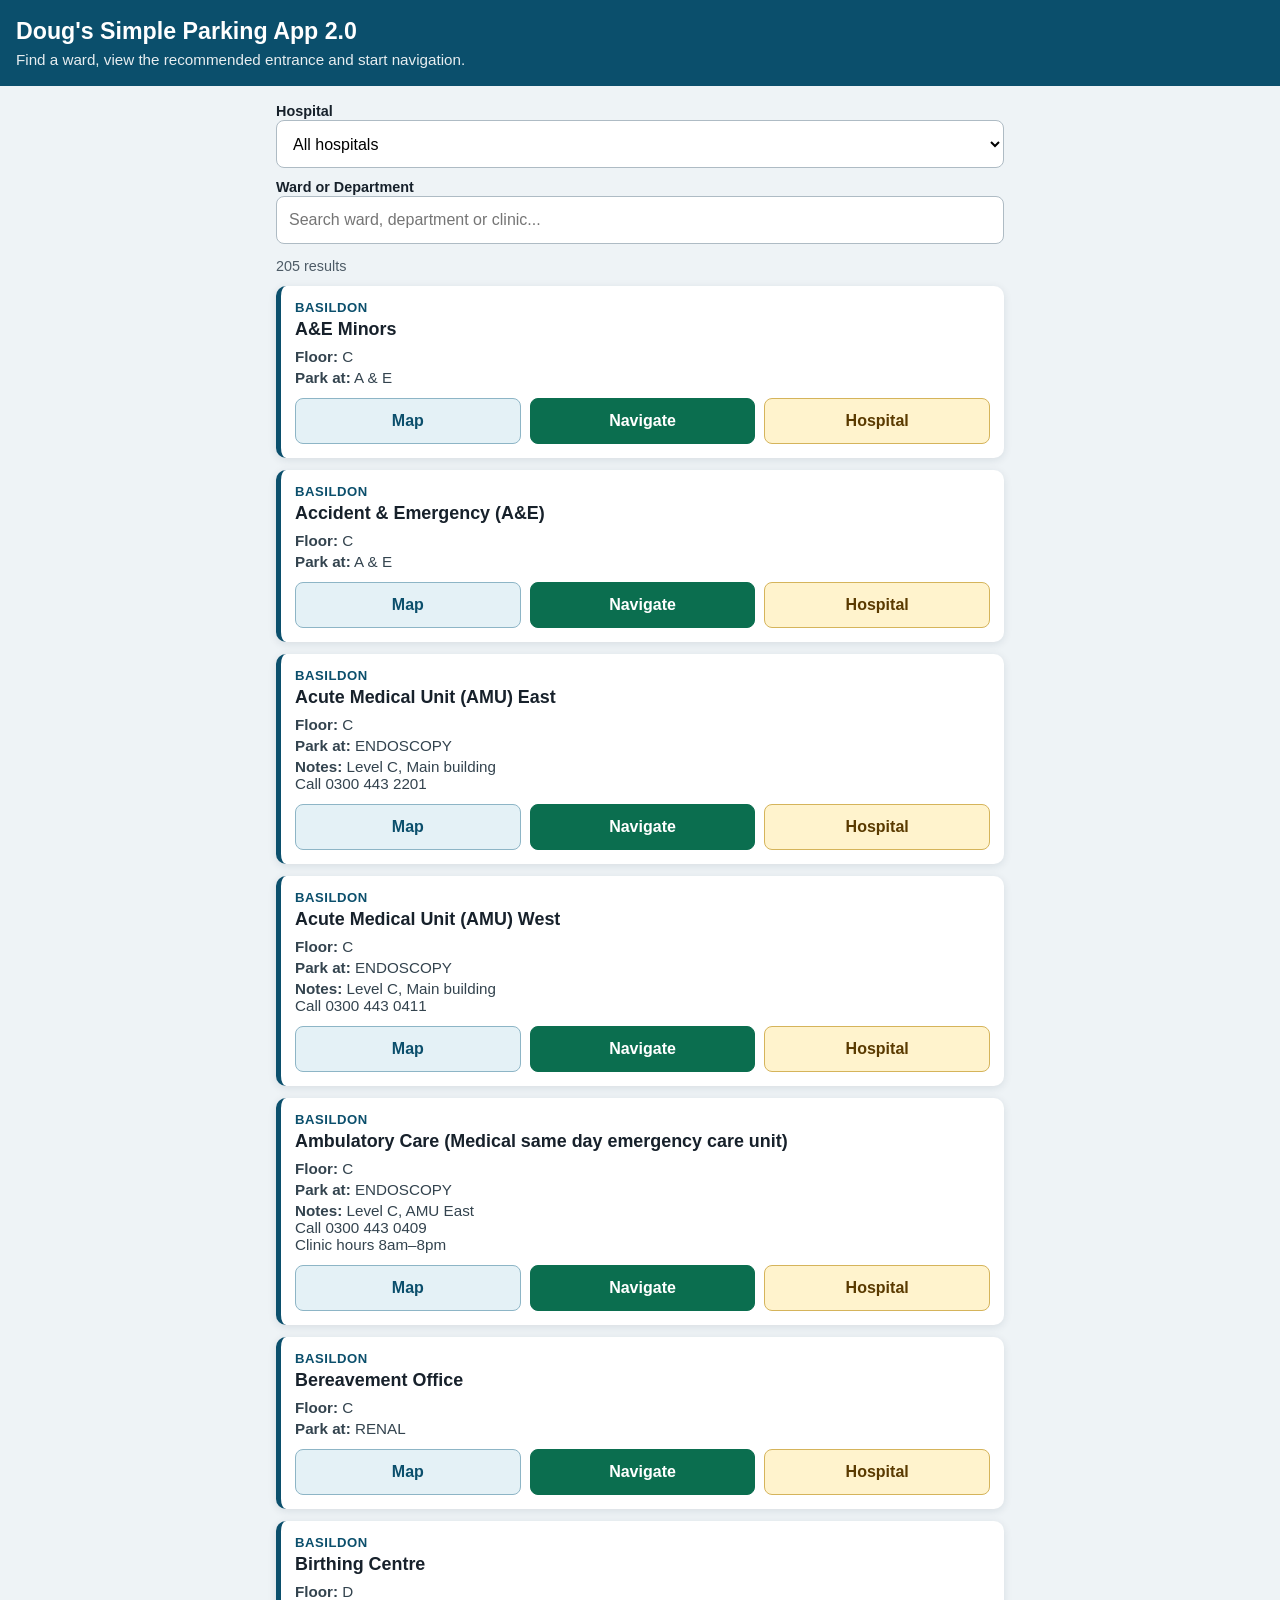
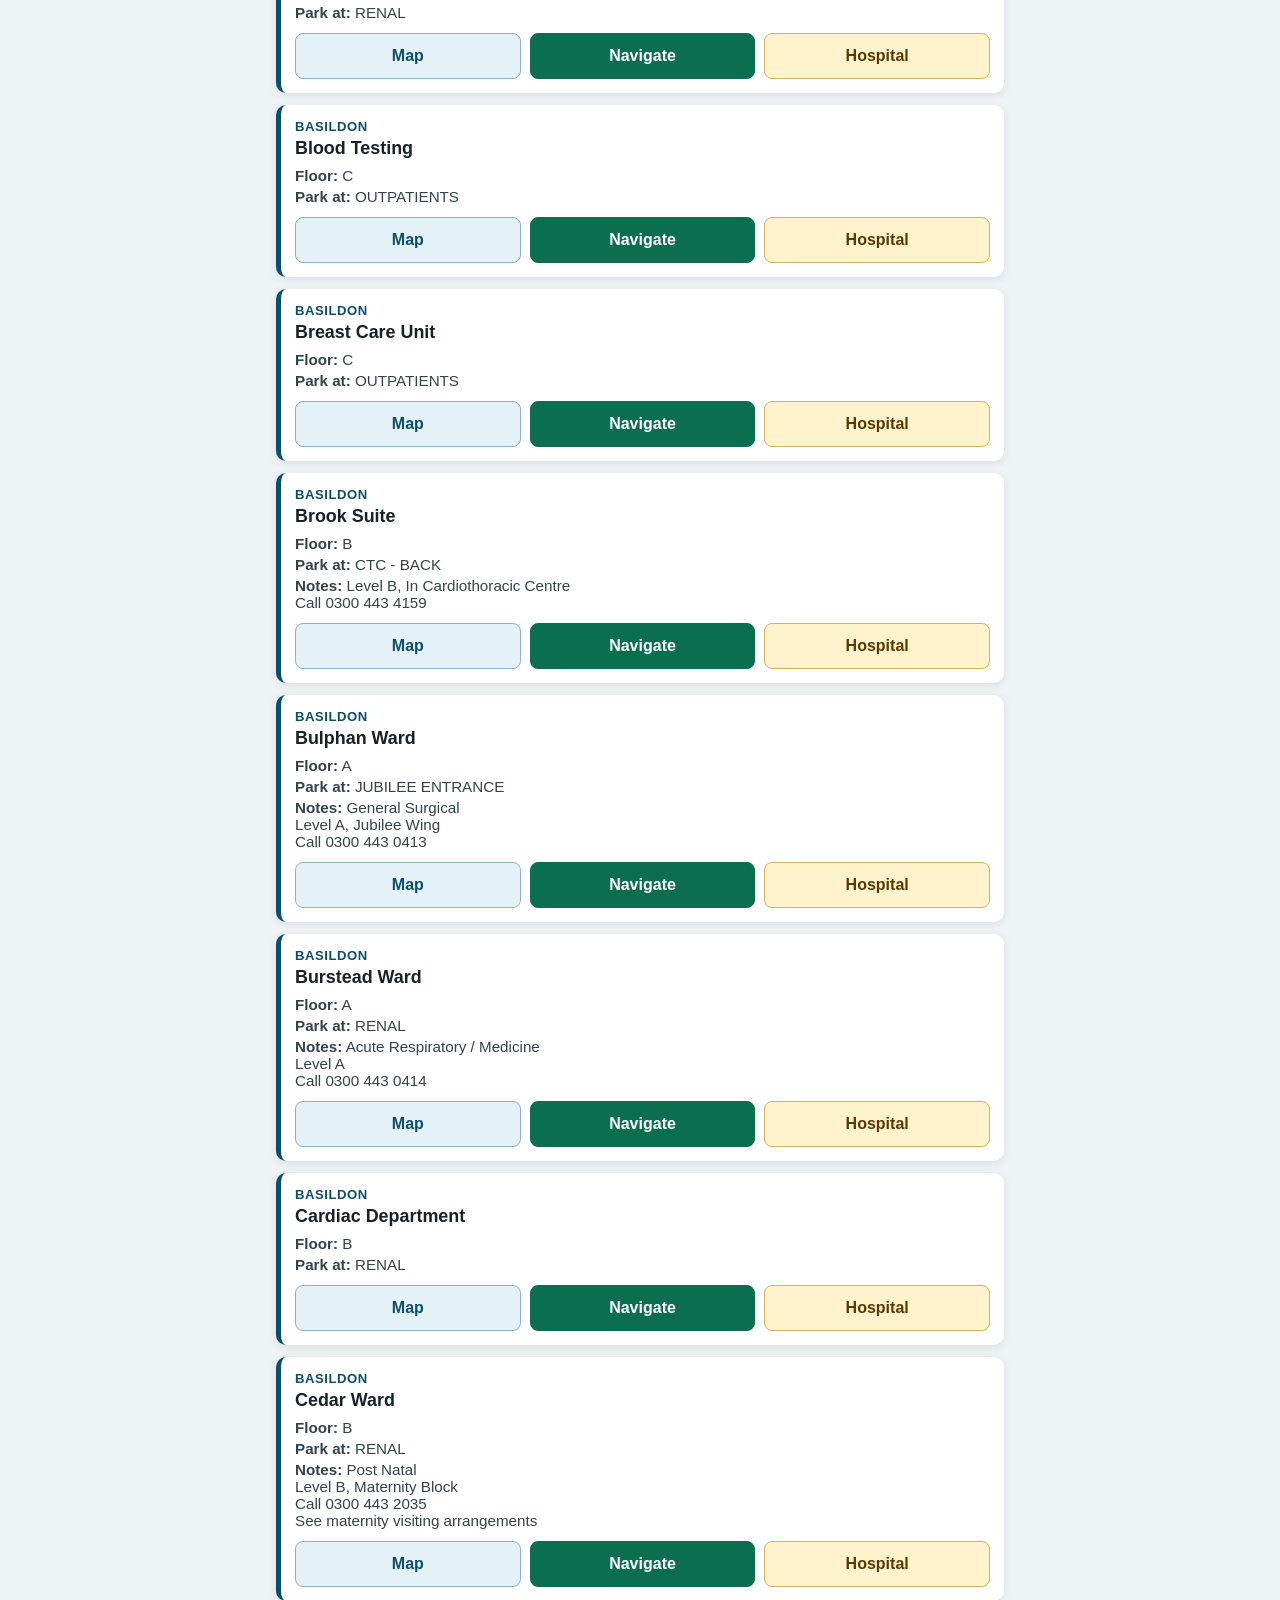
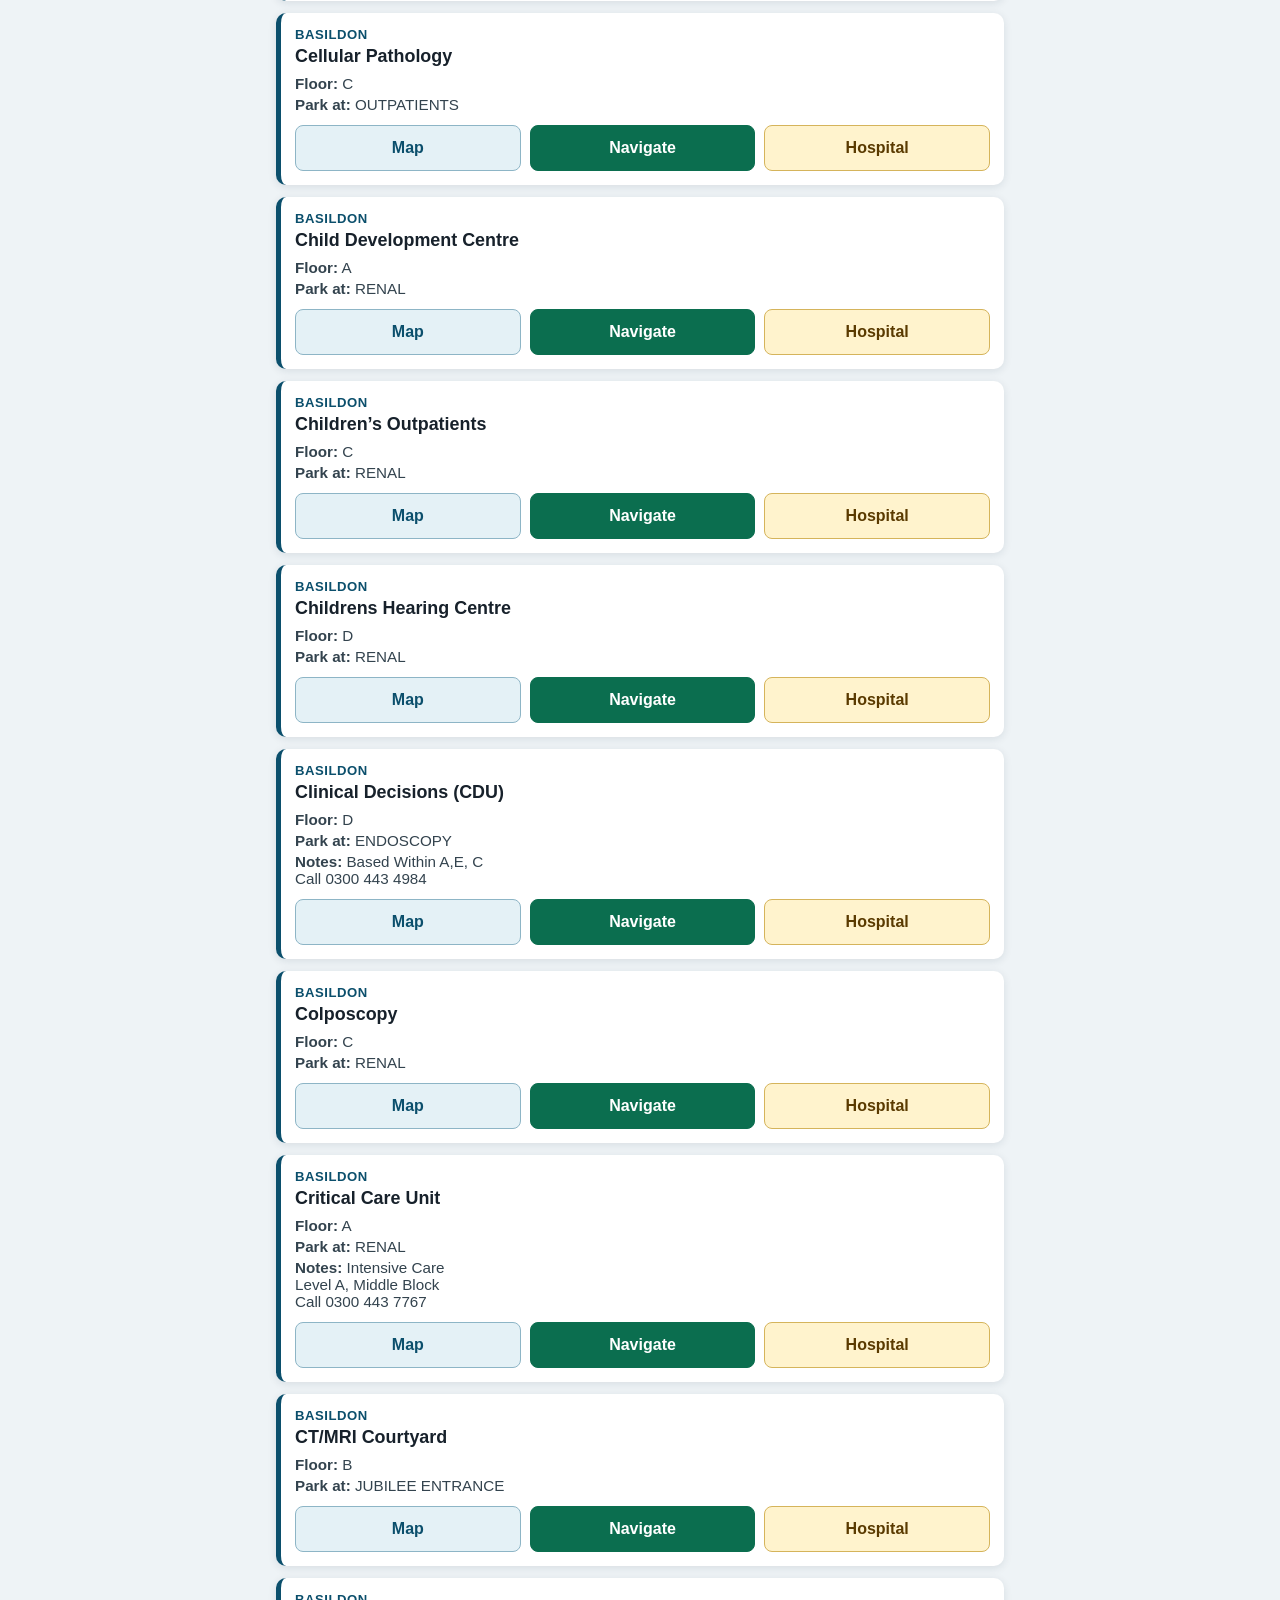
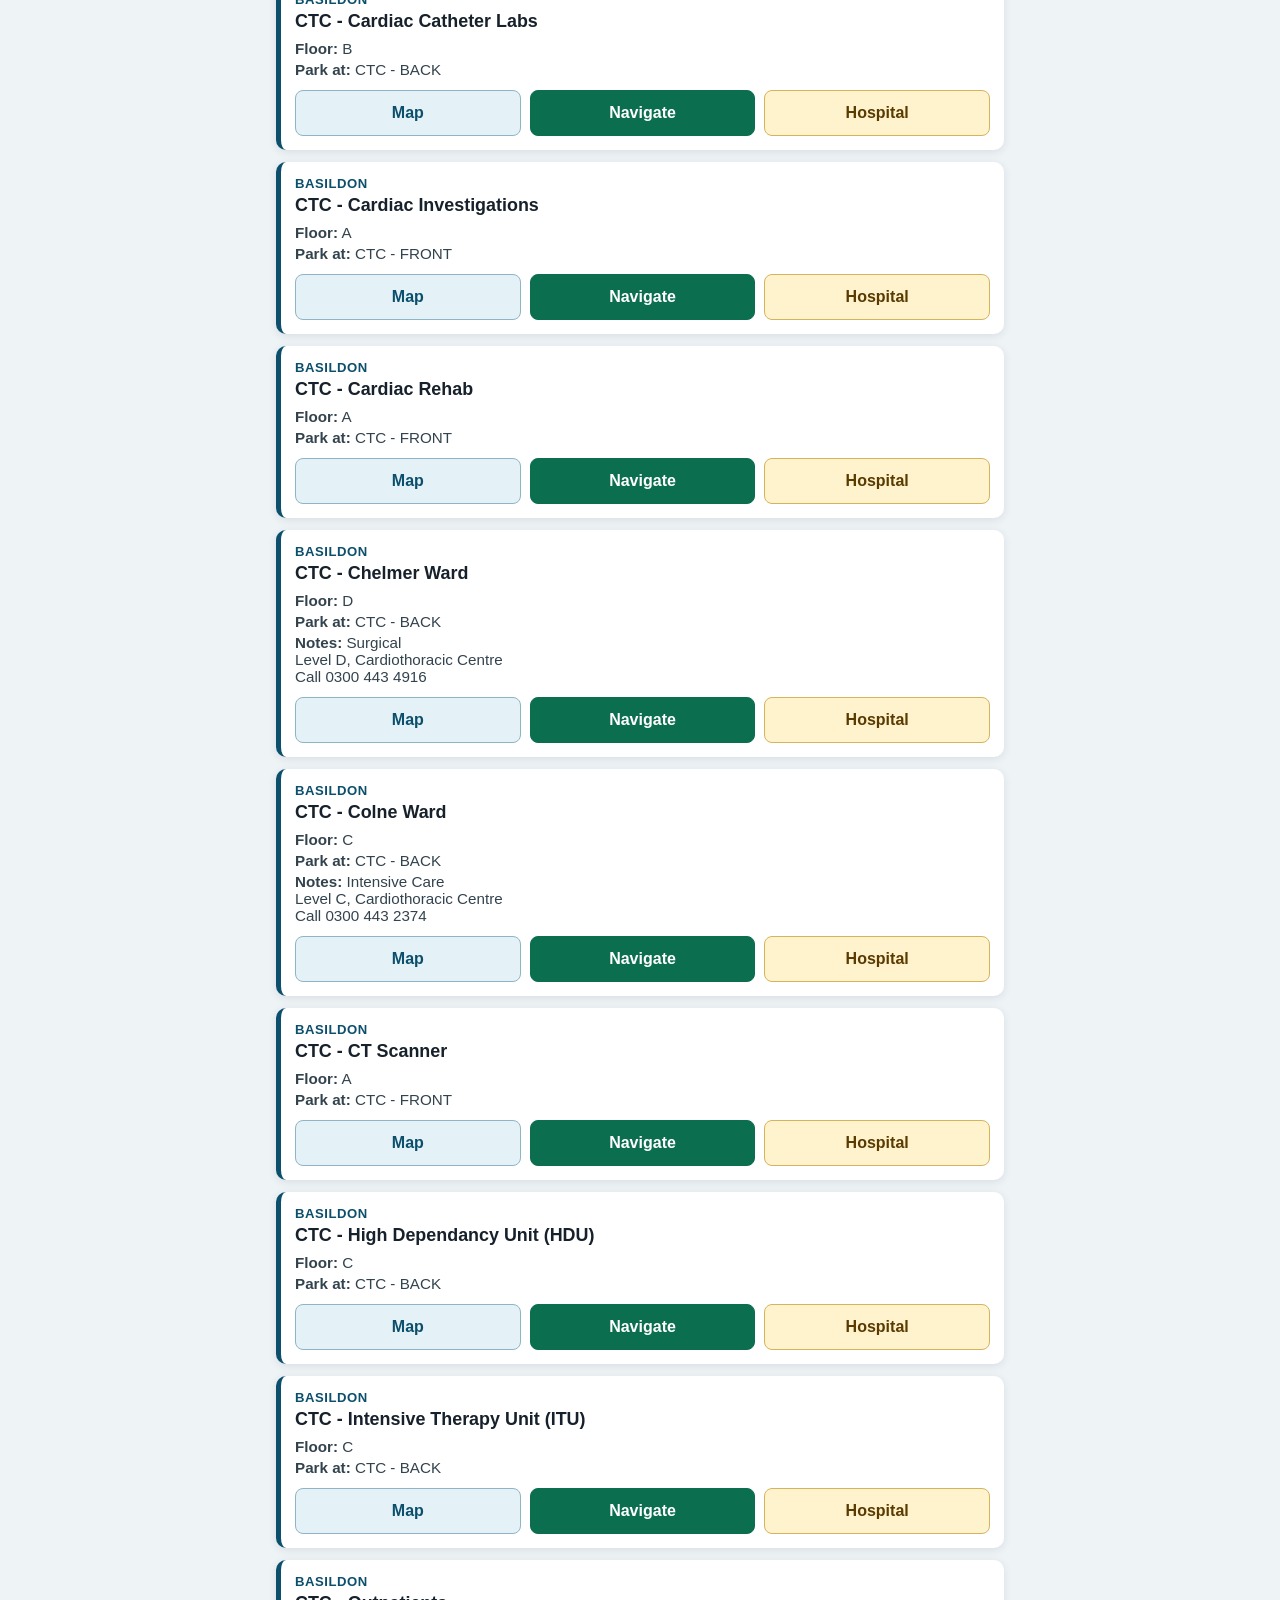
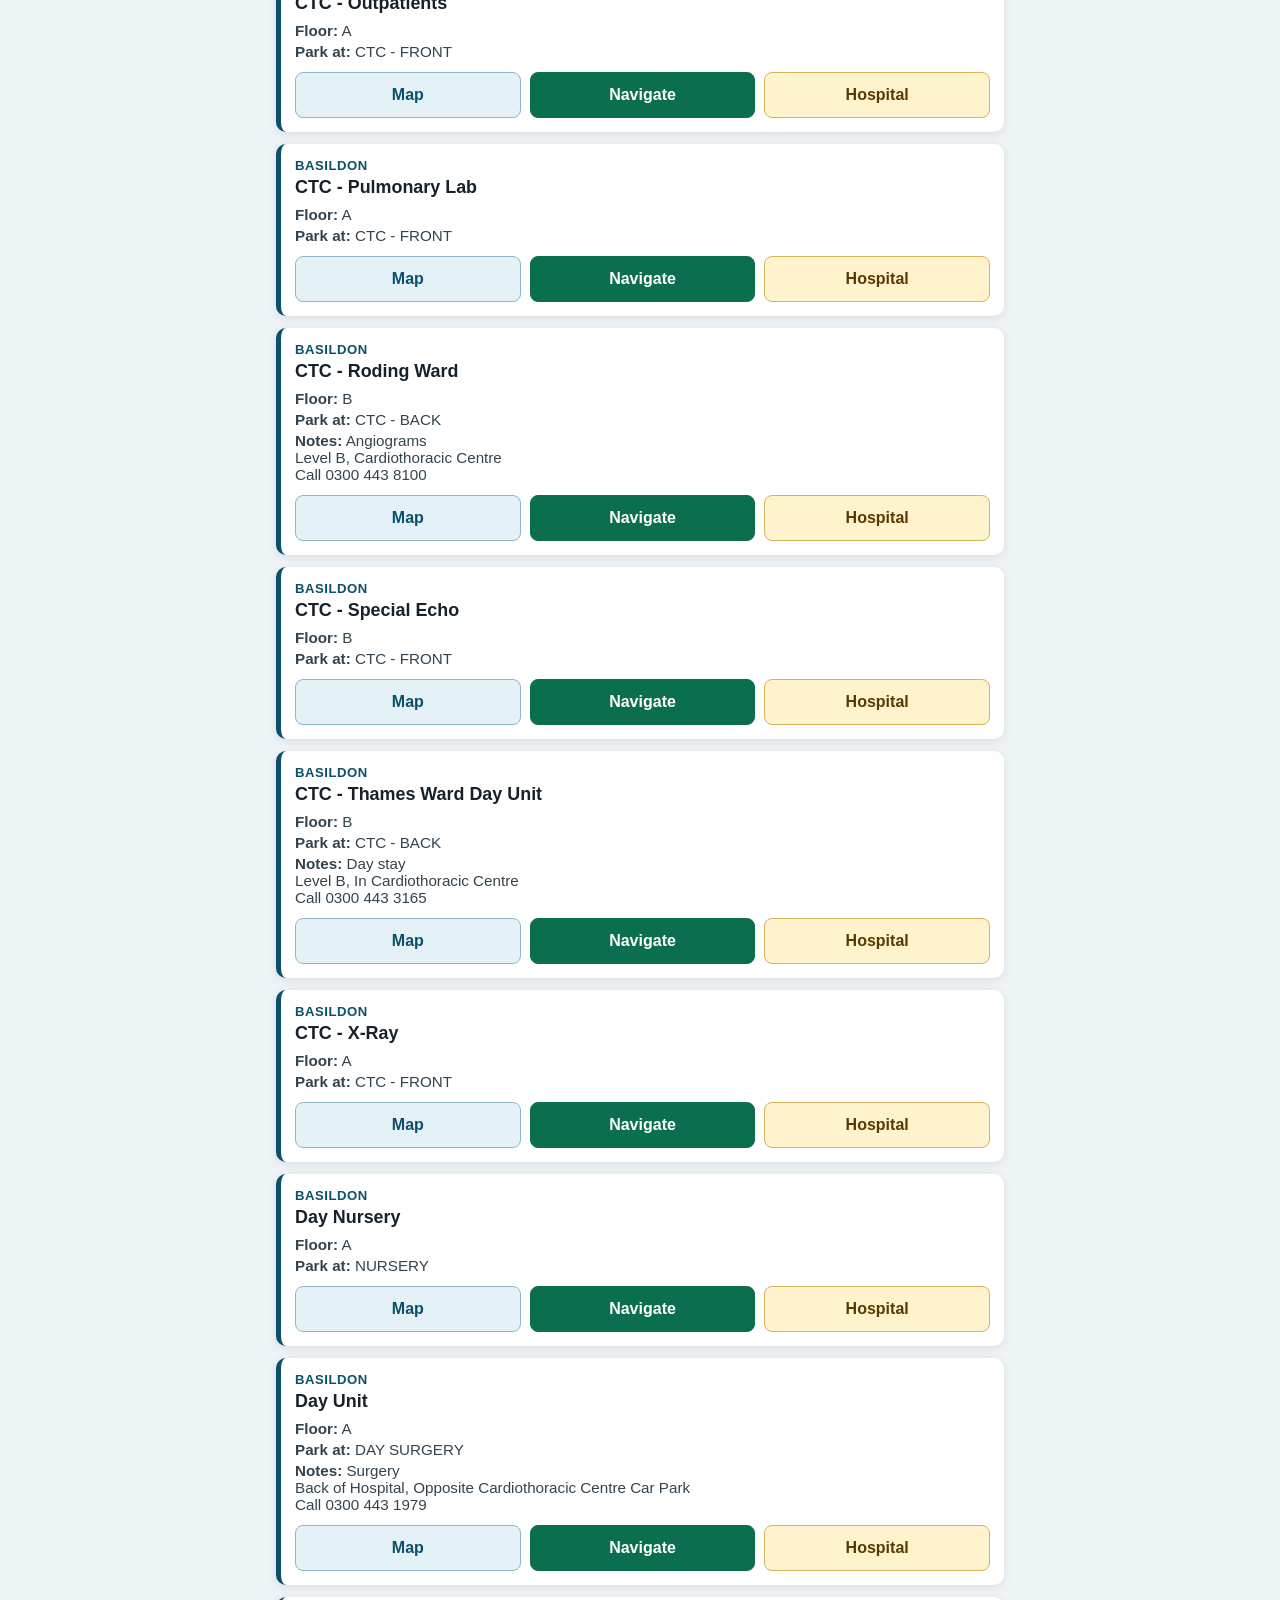
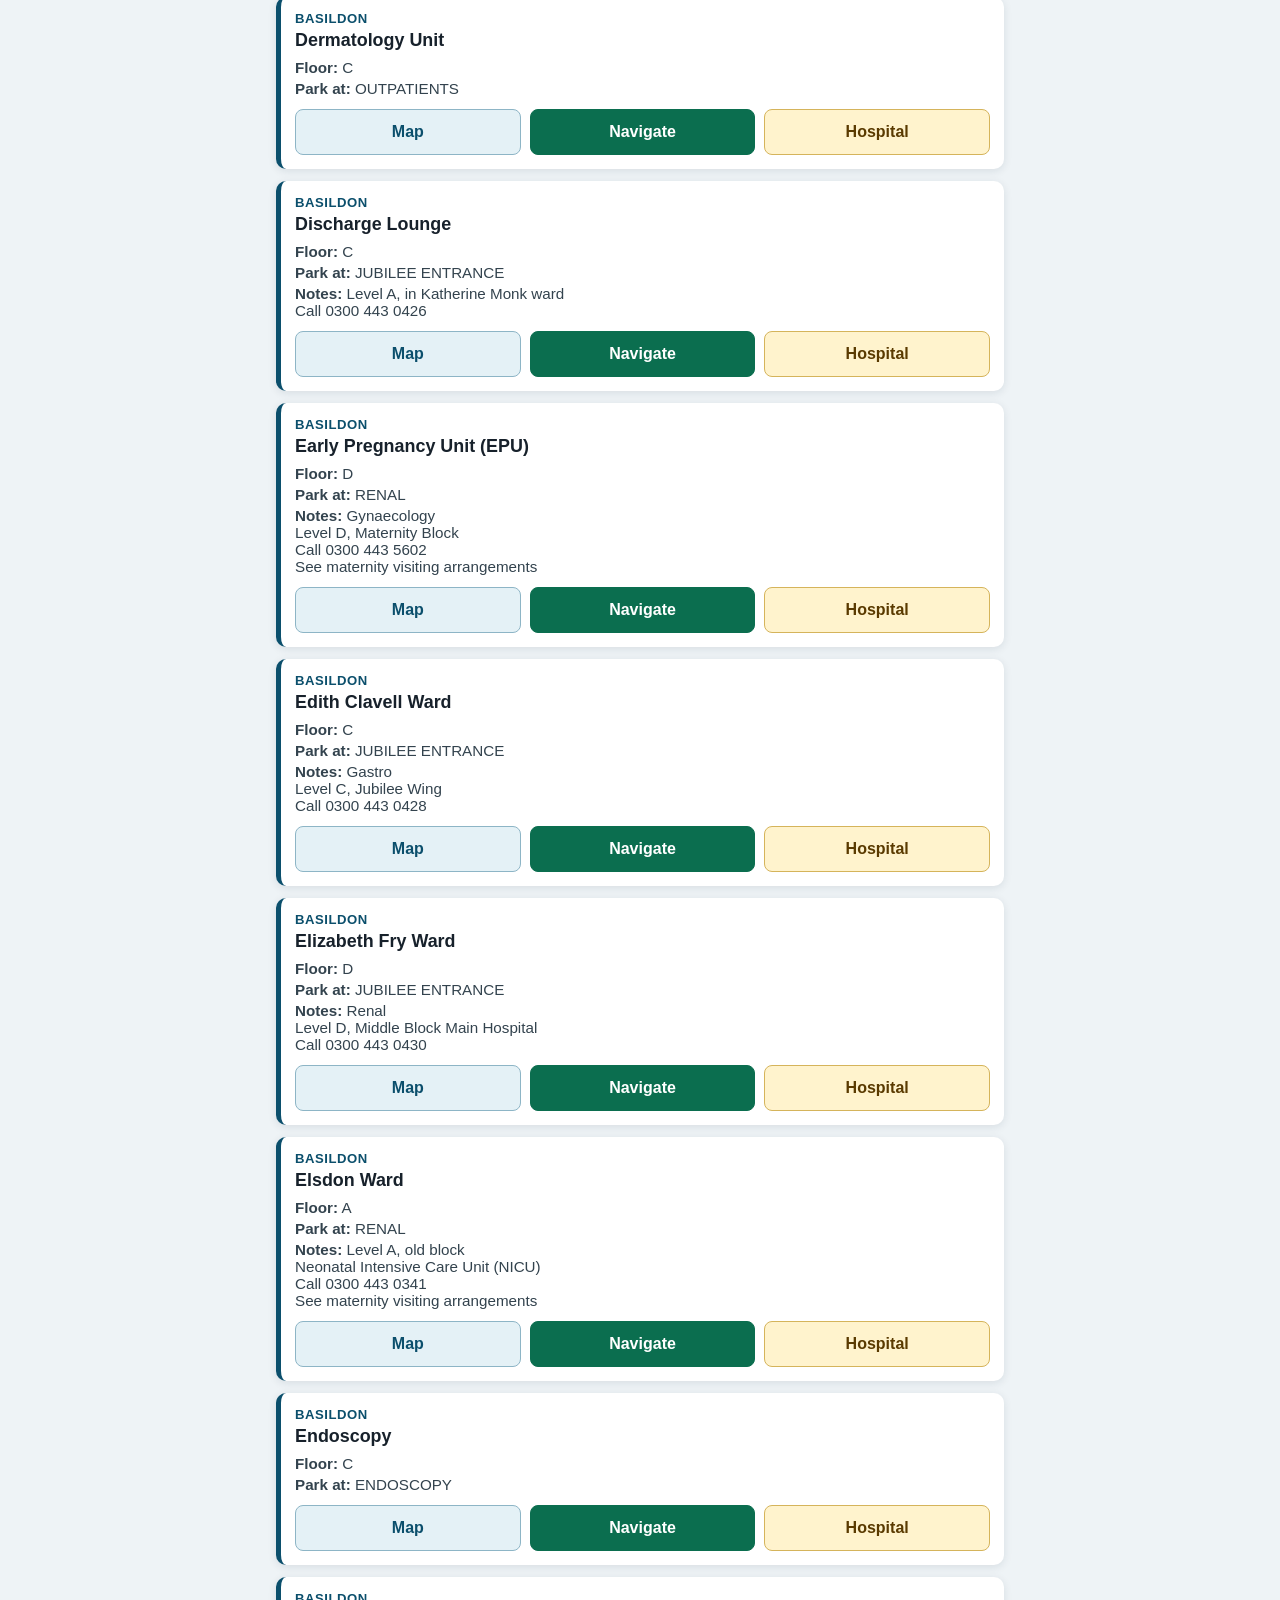
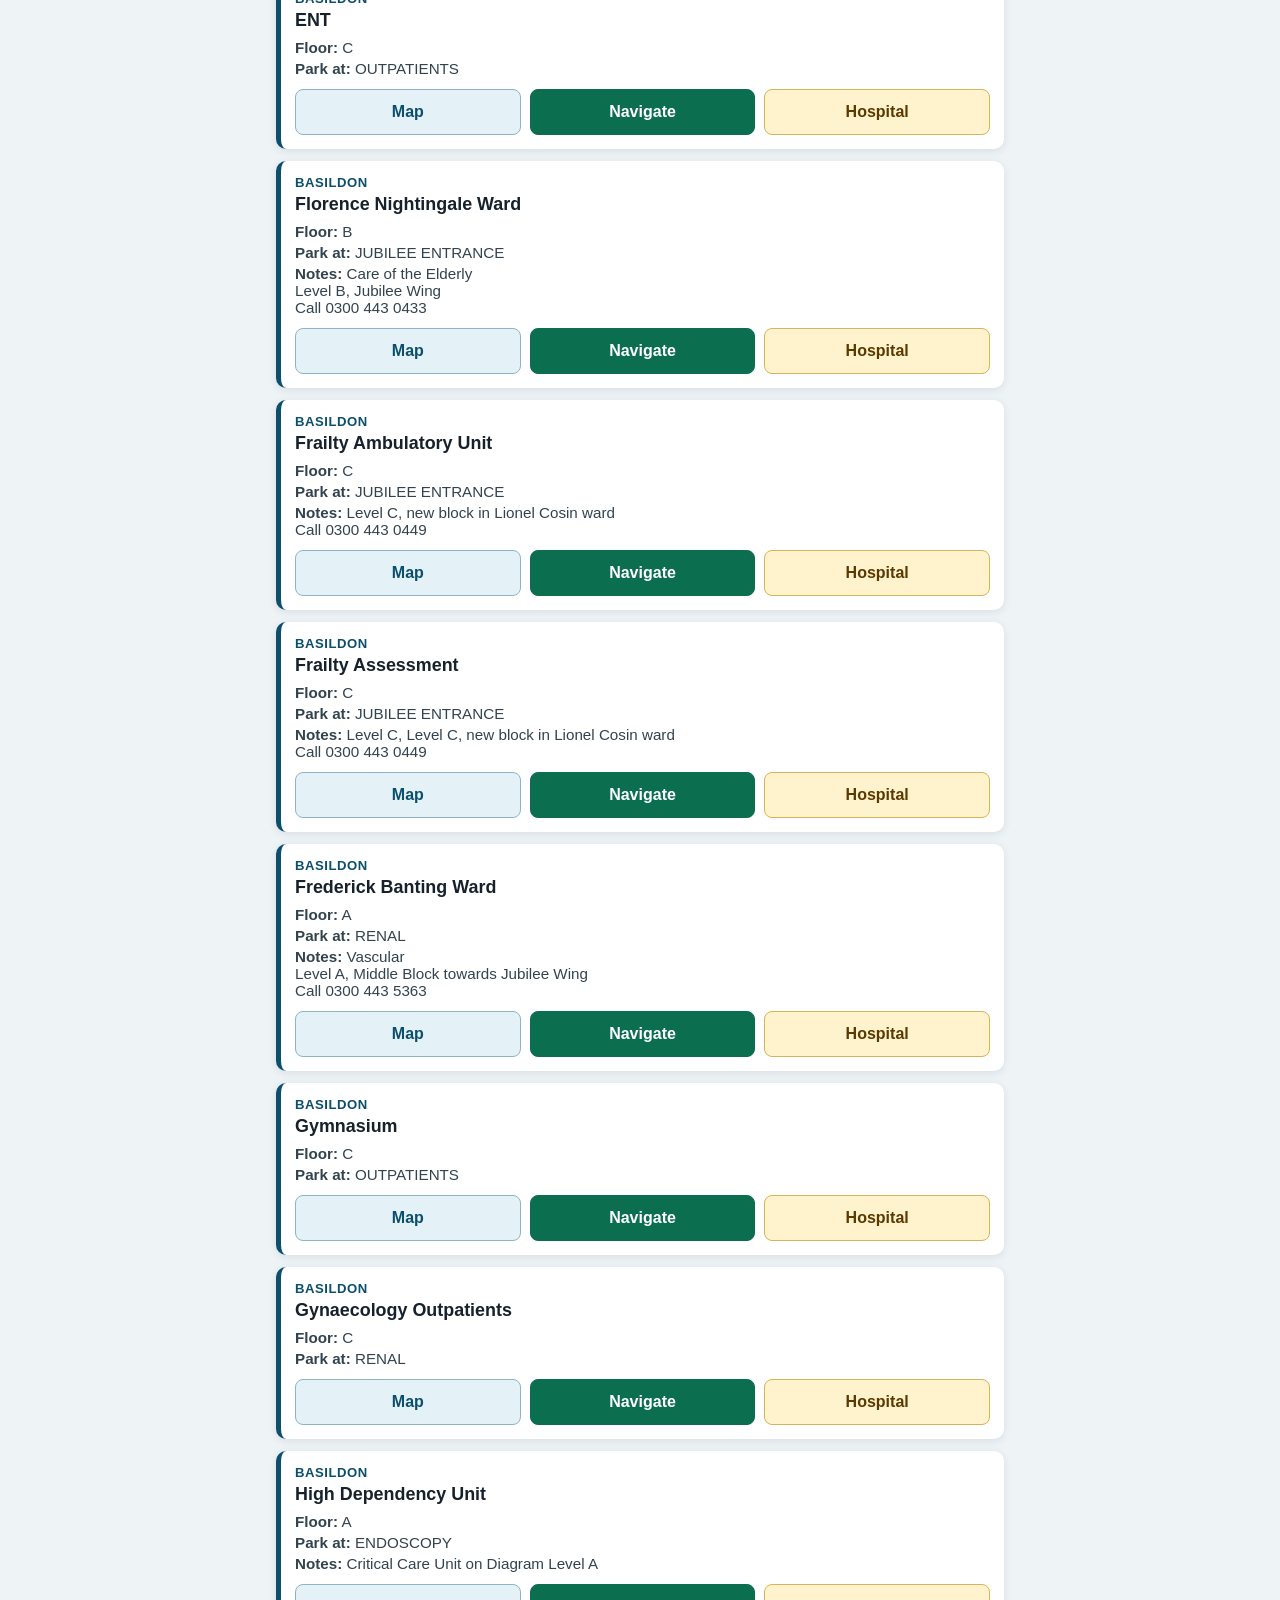
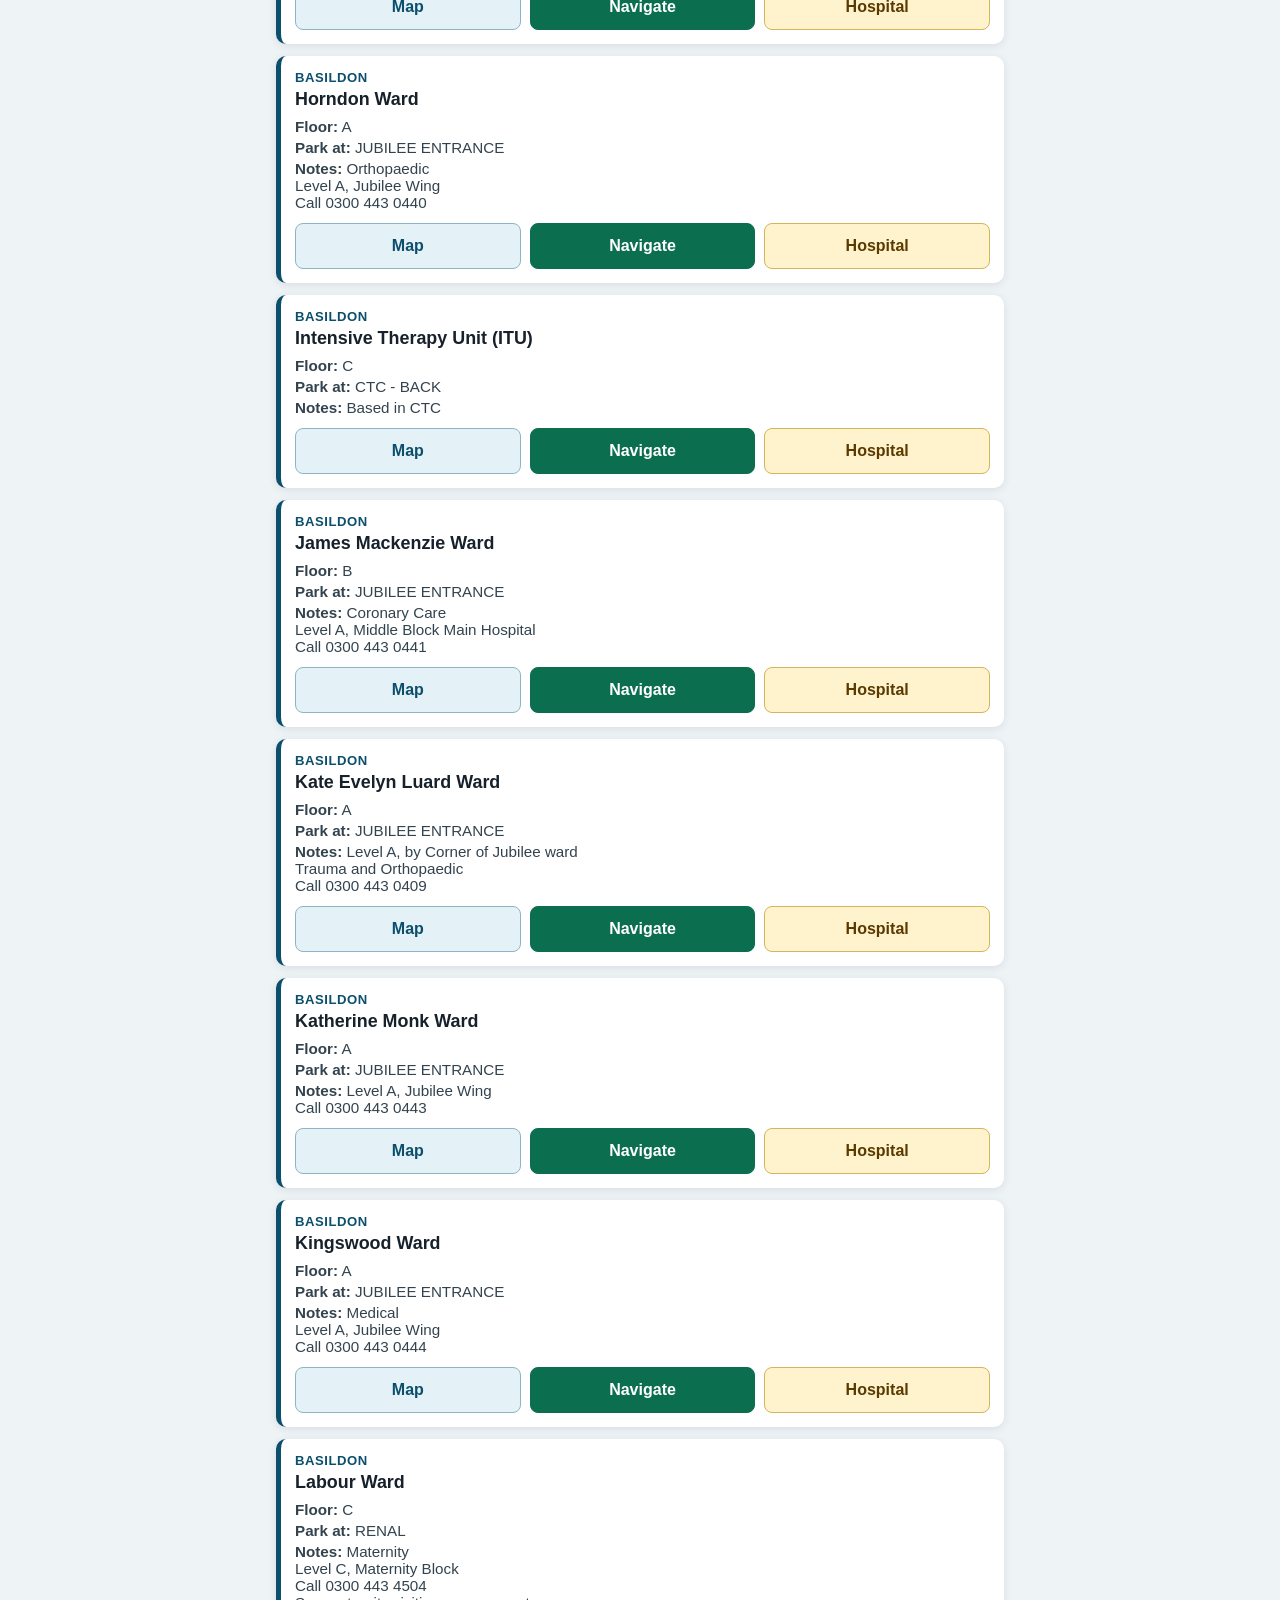
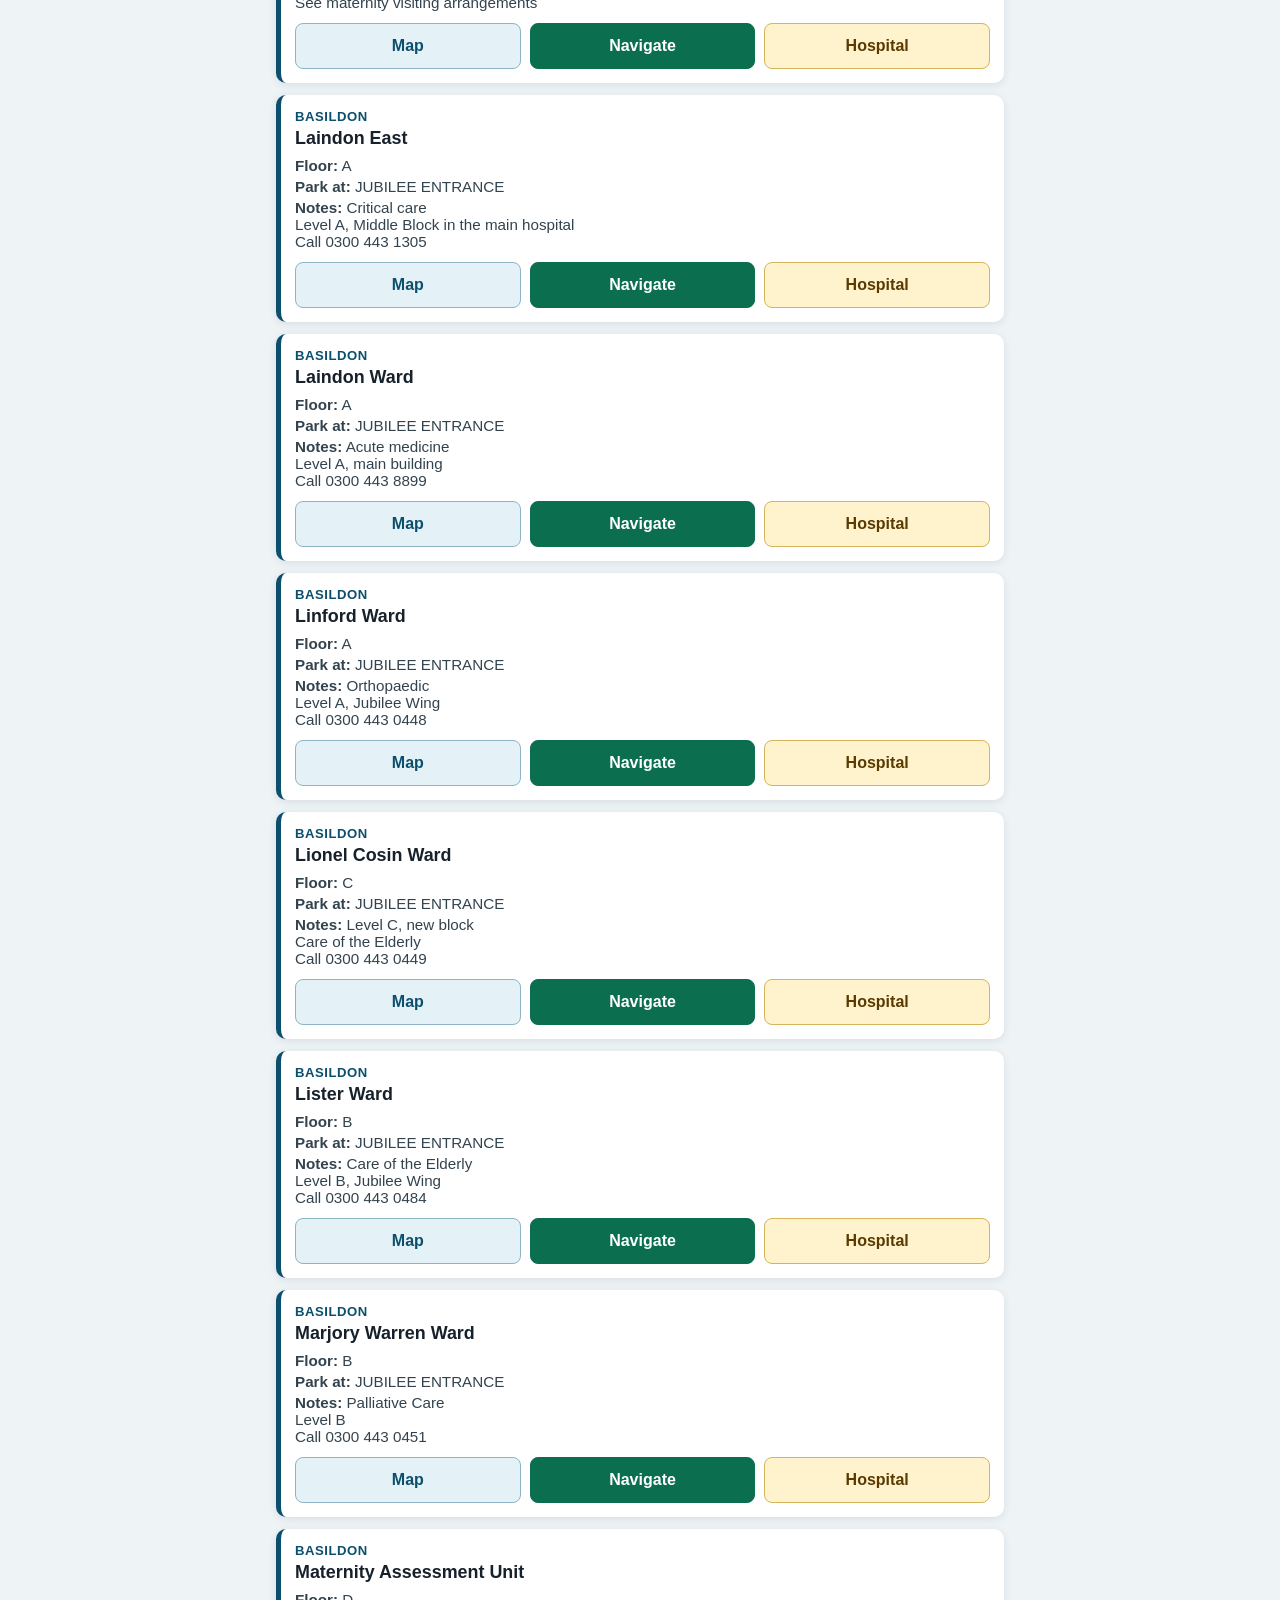
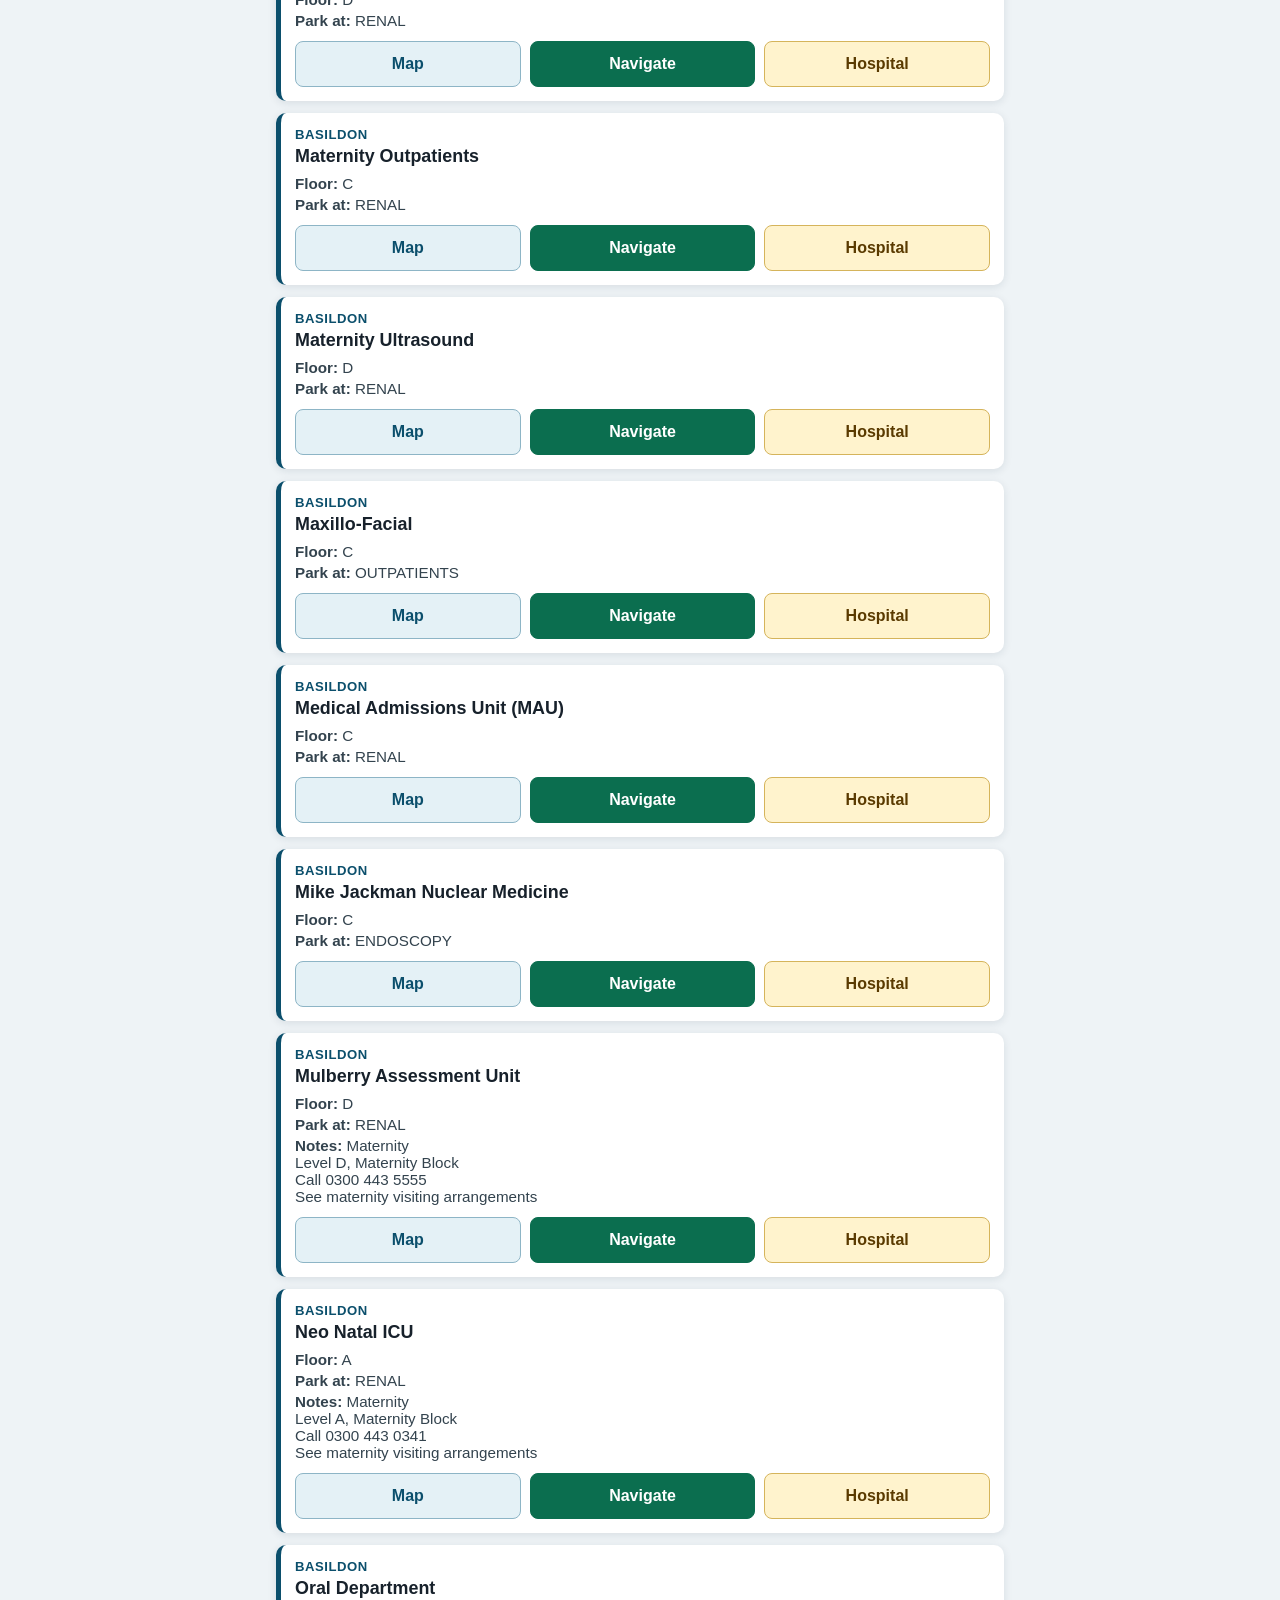
<file: index2.html>
<!DOCTYPE html>
<html lang="en">
<head>
  <meta charset="UTF-8">
  <meta name="viewport" content="width=device-width, initial-scale=1, viewport-fit=cover">
  <meta name="theme-color" content="#0b4f6c">
  <title>Doug's Simple Parking App 2.0</title>
  <style>
    :root {
      font-family: Arial, Helvetica, sans-serif;
      color: #17212b;
      background: #eef3f6;
    }

    * { box-sizing: border-box; }

    body {
      margin: 0;
      min-height: 100vh;
    }

    header {
      background: #0b4f6c;
      color: white;
      padding: 18px 16px;
    }

    header h1 {
      margin: 0;
      font-size: 1.45rem;
    }

    header p {
      margin: 6px 0 0;
      opacity: 0.9;
      font-size: 0.95rem;
    }

    main {
      width: min(760px, 100%);
      margin: 0 auto;
      padding: 16px;
    }

    .controls {
      display: grid;
      gap: 10px;
      margin-bottom: 14px;
    }

    label {
      font-weight: 700;
      font-size: 0.9rem;
    }

    select,
    input {
      width: 100%;
      min-height: 48px;
      border: 1px solid #aebbc4;
      border-radius: 8px;
      background: white;
      padding: 10px 12px;
      font-size: 1rem;
    }

    .summary {
      margin: 6px 0 12px;
      font-size: 0.9rem;
      color: #4d5b66;
    }

    .results {
      display: grid;
      gap: 12px;
    }

    .card {
      background: white;
      border-radius: 10px;
      padding: 14px;
      box-shadow: 0 2px 8px rgba(20, 40, 55, 0.10);
      border-left: 5px solid #0b4f6c;
    }

    .hospital {
      color: #0b4f6c;
      font-size: 0.82rem;
      font-weight: 700;
      text-transform: uppercase;
      letter-spacing: 0.04em;
    }

    .ward {
      margin: 4px 0 8px;
      font-size: 1.12rem;
      font-weight: 700;
    }

    .details {
      display: grid;
      gap: 4px;
      margin-bottom: 12px;
      color: #33434e;
      font-size: 0.95rem;
    }

    .buttons {
      display: flex;
      flex-wrap: wrap;
      gap: 9px;
    }

    .button {
      display: inline-flex;
      align-items: center;
      justify-content: center;
      min-height: 46px;
      border-radius: 8px;
      text-decoration: none;
      font-weight: 700;
      padding: 10px 14px;
      text-align: center;
      flex: 1 1 145px;
    }

    .parking-map-button {
      color: #0b4f6c;
      background: #e4f1f6;
      border: 1px solid #8db5c6;
    }

    .hospital-map-button {
      color: #5a3a00;
      background: #fff3cd;
      border: 1px solid #d5b45b;
    }

    .no-hospital-map-button {
      color: #66737c;
      background: #edf1f3;
      border: 1px solid #c4cdd3;
      cursor: default;
    }

    .navigate-button {
      color: white;
      background: #0b6e4f;
      border: 1px solid #0b6e4f;
    }

    .unavailable {
      padding: 4px 0 10px;
      color: #8a3c1f;
      font-weight: 700;
      font-size: 0.9rem;
    }

    .empty {
      background: white;
      border-radius: 10px;
      padding: 22px;
      text-align: center;
      color: #53616b;
    }
  </style>
</head>
<body>
  <header>
    <h1>Doug's Simple Parking App 2.0</h1>
    <p>Find a ward, view the recommended entrance and start navigation.</p>
  </header>

  <main>
    <section class="controls" aria-label="Ward filters">
      <div>
        <label for="hospitalFilter">Hospital</label>
        <select id="hospitalFilter">
          <option value="">All hospitals</option>
        </select>
      </div>

      <div>
        <label for="searchInput">Ward or Department</label>
        <input
          id="searchInput"
          type="search"
          placeholder="Search ward, department or clinic..."
          autocomplete="off"
        >
      </div>
    </section>

    <div id="summary" class="summary"></div>
    <section id="results" class="results" aria-live="polite"></section>
  </main>

  <script>
    const DATA_FILES = {
      wards: "dataWards.csv",
      parking: "dataParkingLocations.csv",
      diagrams: "dataHospitalDiagrams.csv"
    };

    const hospitalFilter = document.getElementById("hospitalFilter");
    const searchInput = document.getElementById("searchInput");
    const resultsElement = document.getElementById("results");
    const summaryElement = document.getElementById("summary");

    let wardsData = [];
    let parkingLookup = new Map();
    let diagramsLookup = new Map();

    function escapeHtml(value) {
      return String(value == null ? "" : value)
        .replace(/&/g, "&amp;")
        .replace(/</g, "&lt;")
        .replace(/>/g, "&gt;")
        .replace(/"/g, "&quot;")
        .replace(/'/g, "&#039;");
    }

    function formatNotes(value) {
      return escapeHtml(value).replace(/\|/g, "<br>");
    }

    function normalise(value) {
      return String(value == null ? "" : value).trim();
    }

    function lookupKey(hospital, parkingLocation) {
      return `${normalise(hospital)}\u0000${normalise(parkingLocation)}`;
    }

    /*
      Small CSV parser supporting:
      - quoted fields
      - commas inside quoted fields
      - doubled quotation marks
      - Windows and Unix line endings
    */
    function parseCsv(text) {
      const rows = [];
      let row = [];
      let field = "";
      let inQuotes = false;

      text = text.replace(/^\uFEFF/, "");

      for (let i = 0; i < text.length; i += 1) {
        const character = text[i];

        if (inQuotes) {
          if (character === '"') {
            if (text[i + 1] === '"') {
              field += '"';
              i += 1;
            } else {
              inQuotes = false;
            }
          } else {
            field += character;
          }
          continue;
        }

        if (character === '"') {
          inQuotes = true;
        } else if (character === ",") {
          row.push(field);
          field = "";
        } else if (character === "\n") {
          row.push(field);
          rows.push(row);
          row = [];
          field = "";
        } else if (character !== "\r") {
          field += character;
        }
      }

      if (field !== "" || row.length > 0) {
        row.push(field);
        rows.push(row);
      }

      while (
        rows.length > 0 &&
        rows[rows.length - 1].every(value => value.trim() === "")
      ) {
        rows.pop();
      }

      if (rows.length === 0) return [];

      const headers = rows[0].map(header => header.trim());

      return rows.slice(1)
        .filter(values => values.some(value => value.trim() !== ""))
        .map(values => {
          const record = {};
          headers.forEach((header, index) => {
            record[header] = values[index] == null ? "" : values[index].trim();
          });
          return record;
        });
    }

    async function fetchCsv(filename) {
      const response = await fetch(filename, { cache: "no-store" });

      if (!response.ok) {
        throw new Error(
          `Could not load ${filename}: ${response.status} ${response.statusText}`
        );
      }

      return {
        filename,
        records: parseCsv(await response.text())
      };
    }

    function requireHeaders(records, requiredHeaders, filename) {
      if (records.length === 0) {
        throw new Error(`${filename} contains no data rows.`);
      }

      const availableHeaders = Object.keys(records[0]);
      const missing = requiredHeaders.filter(
        header => !availableHeaders.includes(header)
      );

      if (missing.length > 0) {
        throw new Error(
          `${filename} is missing ${missing.join(", ")}.`
        );
      }
    }

    function parseCoordinates(value) {
      const parts = normalise(value).split(",").map(part => part.trim());

      if (parts.length !== 2) return null;

      const latitude = Number(parts[0]);
      const longitude = Number(parts[1]);

      if (!Number.isFinite(latitude) || !Number.isFinite(longitude)) {
        return null;
      }

      return { latitude, longitude };
    }

    function mapUrl(coordinates) {
      if (!coordinates) return "";

      const query = `${coordinates.latitude},${coordinates.longitude}`;
      return `https://www.google.com/maps/search/?api=1&query=${encodeURIComponent(query)}`;
    }

    function navigationUrl(coordinates) {
      if (!coordinates) return "";

      const destination = `${coordinates.latitude},${coordinates.longitude}`;
      return `https://www.google.com/maps/dir/?api=1&destination=${encodeURIComponent(destination)}&travelmode=driving`;
    }

    function hospitalDiagramButtons(hospital) {
      const diagrams = diagramsLookup.get(hospital) || [];

      if (diagrams.length === 0) {
        return '<span class="button no-hospital-map-button" aria-disabled="true">No Hospital Diagram</span>';
      }

      return diagrams.map(diagram => `
        <a
          class="button hospital-map-button"
          href="${escapeHtml(diagram.file)}"
          target="_blank"
          rel="noopener"
        >${escapeHtml(diagram.name)}</a>
      `).join("");
    }

    function populateHospitals() {
      hospitalFilter.innerHTML = '<option value="">All hospitals</option>';

      const hospitals = [...new Set(
        wardsData.map(item => item.hospital).filter(Boolean)
      )].sort((a, b) => a.localeCompare(b));

      hospitals.forEach(hospital => {
        const option = document.createElement("option");
        option.value = hospital;
        option.textContent = hospital;
        hospitalFilter.appendChild(option);
      });
    }

    function renderResults() {
      const selectedHospital = hospitalFilter.value;
      const search = searchInput.value.trim().toLowerCase();

      const matches = wardsData
        .filter(item => !selectedHospital || item.hospital === selectedHospital)
        .filter(item => {
          if (!search) return true;

          const searchable = [
            item.ward,
            item.floor,
            item.notes
          ].join(" ").toLowerCase();

          return searchable.includes(search);
        })
        .sort((a, b) =>
          a.hospital.localeCompare(b.hospital) ||
          a.ward.localeCompare(b.ward)
        );

      summaryElement.textContent =
        `${matches.length} ${matches.length === 1 ? "result" : "results"}`;

      if (matches.length === 0) {
        resultsElement.innerHTML =
          '<div class="empty">No wards match your search.</div>';
        return;
      }

      resultsElement.innerHTML = matches.map(item => {
        const parkingLocationName = item.parkingLocation;
        const location = parkingLookup.get(
          lookupKey(item.hospital, parkingLocationName)
        );

        const floor = item.floor
          ? `<div><strong>Floor:</strong> ${escapeHtml(item.floor)}</div>`
          : "";

        const notes = item.notes
          ? `<div><strong>Notes:</strong> ${formatNotes(item.notes)}</div>`
          : "";

        const diagramButtons = hospitalDiagramButtons(item.hospital);

        if (
          !location ||
          parkingLocationName.toUpperCase() === "TBC" ||
          !location.coordinates
        ) {
          return `
            <article class="card">
              <div class="hospital">${escapeHtml(item.hospital)}</div>
              <div class="ward">${escapeHtml(item.ward)}</div>
              <div class="details">
                ${floor}
                ${parkingLocationName && parkingLocationName.toUpperCase() !== "TBC"
                  ? `<div><strong>Park at:</strong> ${escapeHtml(parkingLocationName)}</div>`
                  : ""}
                ${notes}
              </div>
              <div class="unavailable">Parking location not yet available</div>
              <div class="buttons">${diagramButtons}</div>
            </article>
          `;
        }

        const parkingButton = `
          <a
            class="button parking-map-button"
            href="${escapeHtml(mapUrl(location.coordinates))}"
            target="_blank"
            rel="noopener"
          >Map</a>
        `;

        const navigationButton = `
          <a
            class="button navigate-button"
            href="${escapeHtml(navigationUrl(location.coordinates))}"
            target="_blank"
            rel="noopener"
          >Navigate</a>
        `;

        return `
          <article class="card">
            <div class="hospital">${escapeHtml(item.hospital)}</div>
            <div class="ward">${escapeHtml(item.ward)}</div>
            <div class="details">
              ${floor}
              <div><strong>Park at:</strong> ${escapeHtml(parkingLocationName)}</div>
              ${location.driverNotes
                ? `<div><strong>Driver notes:</strong> ${formatNotes(location.driverNotes)}</div>`
                : ""}
              ${notes}
            </div>
            <div class="buttons">
              ${parkingButton}
              ${navigationButton}
              ${diagramButtons}
            </div>
          </article>
        `;
      }).join("");
    }

    function buildLookups(parkingRecords, diagramRecords) {
      parkingLookup = new Map();
      diagramsLookup = new Map();

      parkingRecords.forEach(record => {
        const hospital = normalise(record.Hospital);
        const parkingLocation = normalise(record.ParkingLocation);

        if (!hospital || !parkingLocation) return;

        parkingLookup.set(lookupKey(hospital, parkingLocation), {
          coordinates: parseCoordinates(record.Coordinates),
          driverNotes: normalise(record.DriverNotes)
        });
      });

      diagramRecords.forEach(record => {
        const hospital = normalise(record.Hospital);
        const name = normalise(record.DiagramName);
        const file = normalise(record.File);

        if (!hospital || !name || !file) return;

        if (!diagramsLookup.has(hospital)) {
          diagramsLookup.set(hospital, []);
        }

        diagramsLookup.get(hospital).push({ name, file });
      });
    }

    async function startApp() {
      summaryElement.textContent = "Loading data...";
      resultsElement.innerHTML =
        '<div class="empty">Loading ward and parking information...</div>';

      try {
        const [wardsResult, parkingResult, diagramsResult] = await Promise.all([
          fetchCsv(DATA_FILES.wards),
          fetchCsv(DATA_FILES.parking),
          fetchCsv(DATA_FILES.diagrams)
        ]);

        requireHeaders(
          wardsResult.records,
          ["Hospital", "Ward", "Floor", "ParkingLocation", "Notes"],
          wardsResult.filename
        );

        requireHeaders(
          parkingResult.records,
          ["Hospital", "ParkingLocation", "Coordinates", "DriverNotes"],
          parkingResult.filename
        );

        requireHeaders(
          diagramsResult.records,
          ["Hospital", "DiagramName", "File"],
          diagramsResult.filename
        );

        wardsData = wardsResult.records.map(record => ({
          hospital: normalise(record.Hospital),
          ward: normalise(record.Ward),
          floor: normalise(record.Floor),
          parkingLocation: normalise(record.ParkingLocation),
          notes: normalise(record.Notes)
        })).filter(item => item.hospital && item.ward);

        buildLookups(parkingResult.records, diagramsResult.records);
        populateHospitals();

        hospitalFilter.addEventListener("change", renderResults);
        searchInput.addEventListener("input", renderResults);

        renderResults();
      } catch (error) {
        console.error(error);
        summaryElement.textContent = "Data failed to load";
        resultsElement.innerHTML = `
          <div class="empty">
            <strong>The CSV data files could not be loaded.</strong><br><br>
            ${escapeHtml(error.message)}<br><br>
            Check that index2.html and all three CSV files are in the same
            GitHub folder, and that their filenames use exactly the same
            capital letters.
          </div>
        `;
      }
    }

    startApp();
  </script>
</body>
</html>
</file>
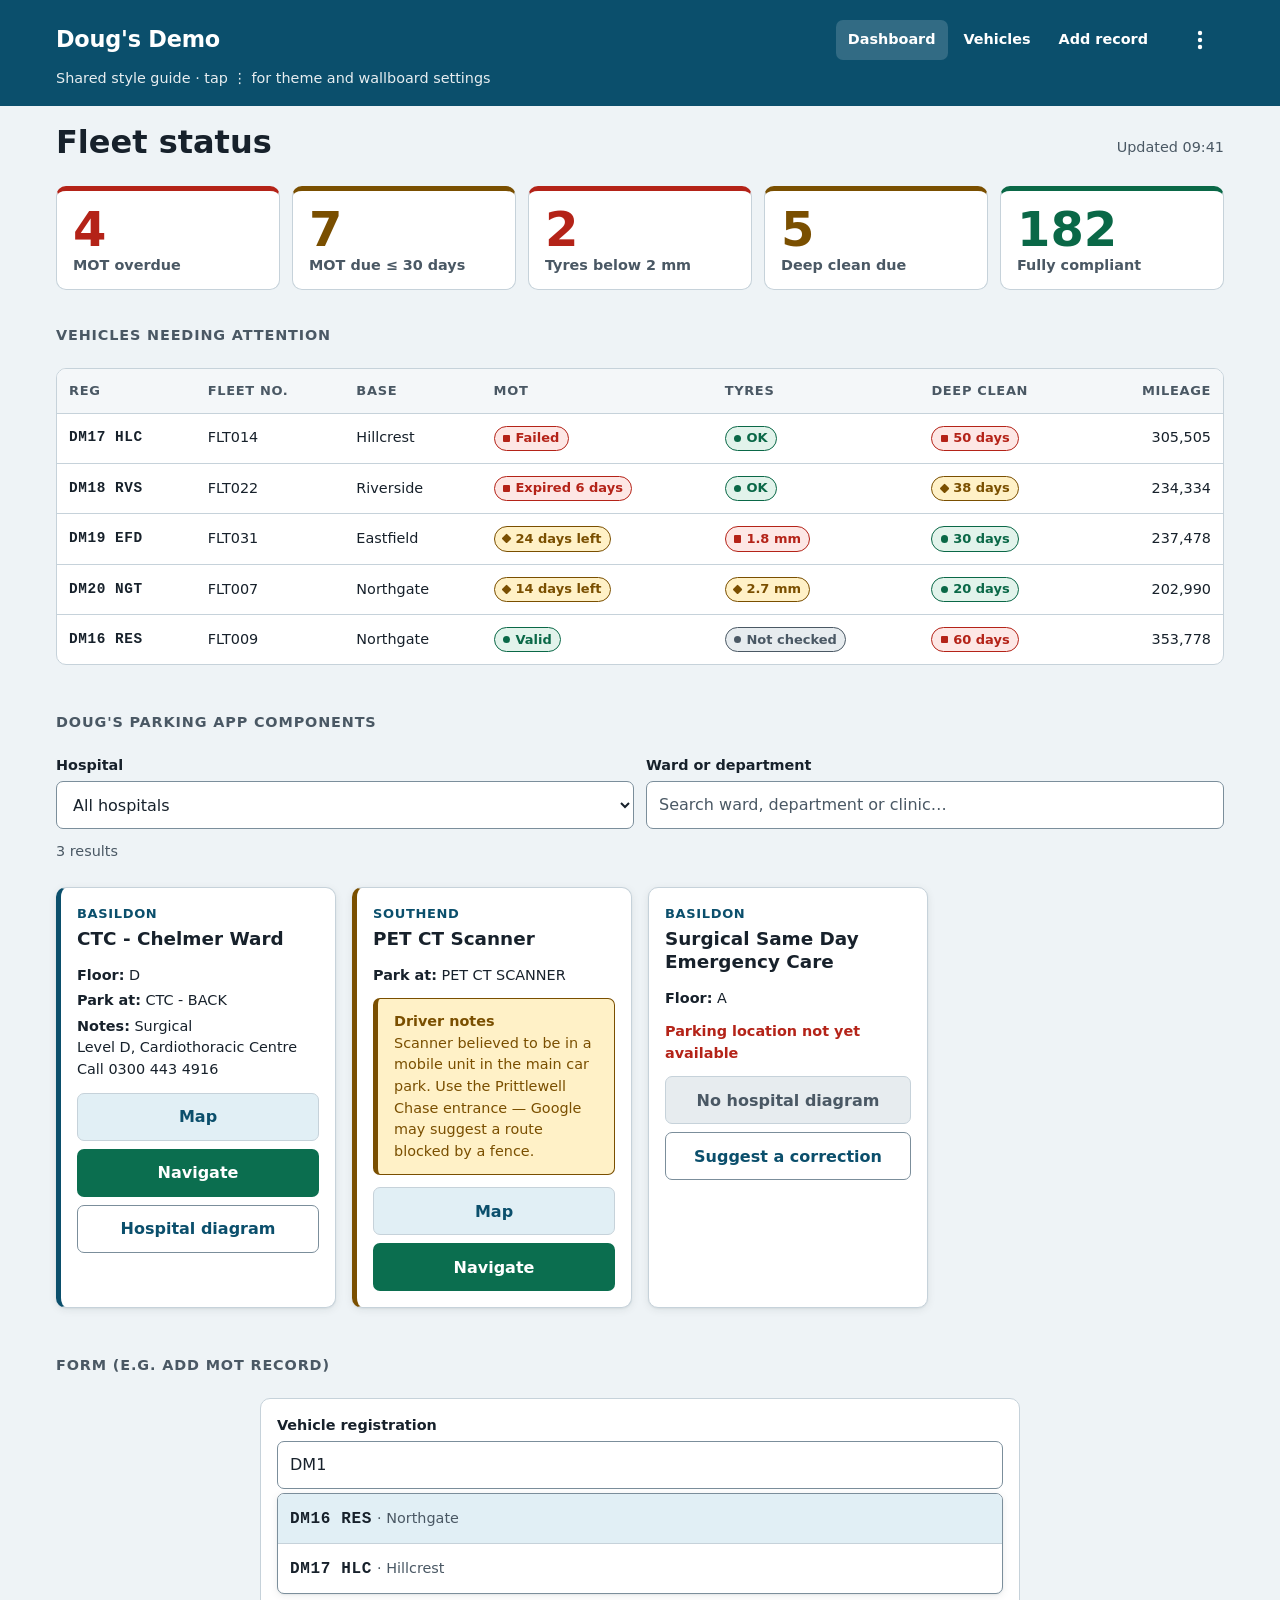
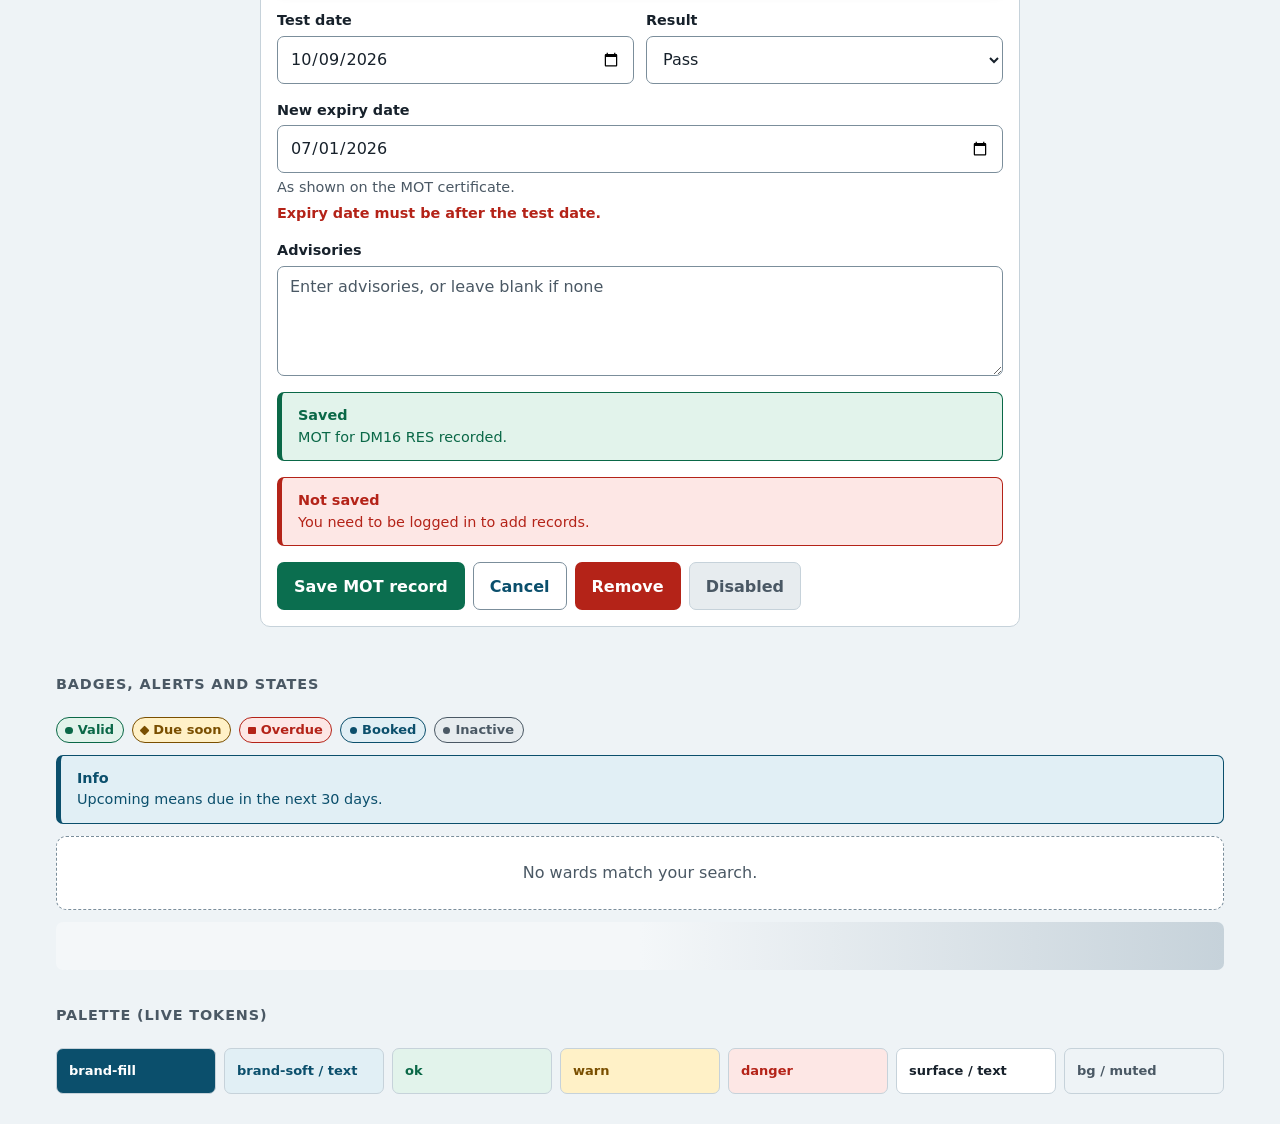
<file: style-guide-1.html>
<!DOCTYPE html>
<html lang="en-GB">
<head>
  <meta charset="UTF-8">
  <meta name="viewport" content="width=device-width, initial-scale=1, viewport-fit=cover">
  <meta name="theme-color" content="#0b4f6c">
  <title>Doug's Style Guide</title>
  <link rel="stylesheet" href="dougs.css">
  <script src="dougs.js"></script>
  <style>
    /* Page-only helpers for this guide (not needed in the apps) */
    .swatches { display: grid; gap: var(--space-2); grid-template-columns: repeat(auto-fill, minmax(min(150px, 100%), 1fr)); }
    .swatch { border: 1px solid var(--border); border-radius: var(--radius-sm); padding: var(--space-3); font-size: var(--text-xs); font-weight: 700; }
  </style>
</head>
<body>

  <header class="app-header">
    <div class="app-header__inner">
      <a class="app-header__title" href="#">Doug's Demo</a>
      <nav class="app-header__nav" aria-label="Main">
        <a href="#" aria-current="page">Dashboard</a>
        <a href="#">Vehicles</a>
        <a href="#">Add record</a>
      </nav>
      <p class="app-header__subtitle">Shared style guide · tap ⋮ for theme and wallboard settings</p>
    </div>
  </header>

  <main class="container container--wide stack--lg stack">

    <!-- ============ DOUG'S DEMO: dashboard pieces ============ -->
    <section class="stack">
      <div class="row row--between">
        <h1>Fleet status</h1>
        <span class="updated" id="updated">Updated 09:41</span>
      </div>

      <div class="tiles">
        <a class="tile tile--danger" href="#"><div class="tile__value">4</div><div class="tile__label">MOT overdue</div></a>
        <a class="tile tile--warn"   href="#"><div class="tile__value">7</div><div class="tile__label">MOT due ≤ 30 days</div></a>
        <a class="tile tile--danger" href="#"><div class="tile__value">2</div><div class="tile__label">Tyres below 2 mm</div></a>
        <a class="tile tile--warn"   href="#"><div class="tile__value">5</div><div class="tile__label">Deep clean due</div></a>
        <a class="tile tile--ok"     href="#"><div class="tile__value">182</div><div class="tile__label">Fully compliant</div></a>
      </div>

      <h2 class="section-title">Vehicles needing attention</h2>
      <div class="table-wrap">
        <table class="table">
          <thead>
            <tr><th>Reg</th><th>Fleet no.</th><th>Base</th><th>MOT</th><th>Tyres</th><th>Deep clean</th><th class="num">Mileage</th></tr>
          </thead>
          <tbody>
            <tr><td class="reg">DM17 HLC</td><td>FLT014</td><td>Hillcrest</td><td><span class="badge badge--danger">Failed</span></td><td><span class="badge badge--ok">OK</span></td><td><span class="badge badge--danger">50 days</span></td><td class="num">305,505</td></tr>
            <tr><td class="reg">DM18 RVS</td><td>FLT022</td><td>Riverside</td><td><span class="badge badge--danger">Expired 6 days</span></td><td><span class="badge badge--ok">OK</span></td><td><span class="badge badge--warn">38 days</span></td><td class="num">234,334</td></tr>
            <tr><td class="reg">DM19 EFD</td><td>FLT031</td><td>Eastfield</td><td><span class="badge badge--warn">24 days left</span></td><td><span class="badge badge--danger">1.8 mm</span></td><td><span class="badge badge--ok">30 days</span></td><td class="num">237,478</td></tr>
            <tr><td class="reg">DM20 NGT</td><td>FLT007</td><td>Northgate</td><td><span class="badge badge--warn">14 days left</span></td><td><span class="badge badge--warn">2.7 mm</span></td><td><span class="badge badge--ok">20 days</span></td><td class="num">202,990</td></tr>
            <tr><td class="reg">DM16 RES</td><td>FLT009</td><td>Northgate</td><td><span class="badge badge--ok">Valid</span></td><td><span class="badge badge--neutral">Not checked</span></td><td><span class="badge badge--danger">60 days</span></td><td class="num">353,778</td></tr>
          </tbody>
        </table>
      </div>
    </section>

    <!-- ============ DOUG'S PARKING APP: search + cards ============ -->
    <section class="stack">
      <h2 class="section-title">Doug's Parking App components</h2>

      <div class="field-row">
        <div class="field">
          <label for="hosp">Hospital</label>
          <select id="hosp"><option>All hospitals</option><option>Basildon</option><option>Broomfield</option><option>Southend</option></select>
        </div>
        <div class="field">
          <label for="q">Ward or department</label>
          <input id="q" type="search" placeholder="Search ward, department or clinic…" autocomplete="off">
        </div>
      </div>
      <p class="status-line">3 results</p>

      <div class="grid">
        <article class="card">
          <div class="card__eyebrow">Basildon</div>
          <h3 class="card__title">CTC - Chelmer Ward</h3>
          <dl class="card__body">
            <div><dt>Floor:</dt> <dd>D</dd></div>
            <div><dt>Park at:</dt> <dd>CTC - BACK</dd></div>
            <div><dt>Notes:</dt> <dd>Surgical<br>Level D, Cardiothoracic Centre<br>Call 0300 443 4916</dd></div>
          </dl>
          <div class="card__actions">
            <a class="btn btn--secondary" href="#">Map</a>
            <a class="btn btn--go" href="#">Navigate</a>
            <a class="btn btn--ghost" href="#">Hospital diagram</a>
          </div>
        </article>

        <article class="card card--warn">
          <div class="card__eyebrow">Southend</div>
          <h3 class="card__title">PET CT Scanner</h3>
          <dl class="card__body">
            <div><dt>Park at:</dt> <dd>PET CT SCANNER</dd></div>
          </dl>
          <div class="alert alert--warn">
            <strong>Driver notes</strong>
            Scanner believed to be in a mobile unit in the main car park. Use the Prittlewell Chase entrance — Google may suggest a route blocked by a fence.
          </div>
          <div class="card__actions" style="margin-top: var(--space-3)">
            <a class="btn btn--secondary" href="#">Map</a>
            <a class="btn btn--go" href="#">Navigate</a>
          </div>
        </article>

        <article class="card card--plain">
          <div class="card__eyebrow">Basildon</div>
          <h3 class="card__title">Surgical Same Day Emergency Care</h3>
          <dl class="card__body">
            <div><dt>Floor:</dt> <dd>A</dd></div>
          </dl>
          <p class="text-danger small"><strong>Parking location not yet available</strong></p>
          <div class="card__actions">
            <span class="btn" aria-disabled="true">No hospital diagram</span>
            <a class="btn btn--ghost" href="#">Suggest a correction</a>
          </div>
        </article>
      </div>
    </section>

    <!-- ============ FORMS ============ -->
    <section class="stack">
      <h2 class="section-title">Form (e.g. add MOT record)</h2>
      <div class="container" style="padding:0">
        <form class="form-panel" onsubmit="return false">
          <div class="field search">
            <label for="veh">Vehicle registration</label>
            <input id="veh" type="search" value="DM1" autocomplete="off" aria-controls="veh-results" aria-expanded="true">
            <div class="search__results" id="veh-results" role="listbox" style="position:static">
              <div class="search__item" role="option" aria-selected="true"><span class="reg">DM16 RES</span> <span class="muted small">· Northgate</span></div>
              <div class="search__item" role="option"><span class="reg">DM17 HLC</span> <span class="muted small">· Hillcrest</span></div>
            </div>
          </div>
          <div class="field-row">
            <div class="field">
              <label for="td">Test date</label>
              <input id="td" type="date" value="2026-10-09">
            </div>
            <div class="field">
              <label for="res">Result</label>
              <select id="res"><option>Pass</option><option>PRS</option><option>Fail</option></select>
            </div>
          </div>
          <div class="field">
            <label for="exp">New expiry date</label>
            <input id="exp" type="date" value="2026-07-01" aria-invalid="true" aria-describedby="exp-hint exp-err">
            <div class="field__hint" id="exp-hint">As shown on the MOT certificate.</div>
            <div class="field__error" id="exp-err">Expiry date must be after the test date.</div>
          </div>
          <div class="field">
            <label for="adv">Advisories</label>
            <textarea id="adv" placeholder="Enter advisories, or leave blank if none"></textarea>
          </div>
          <div class="alert alert--ok"><strong>Saved</strong> MOT for DM16 RES recorded.</div>
          <div class="alert alert--danger"><strong>Not saved</strong> You need to be logged in to add records.</div>
          <div class="row">
            <button class="btn btn--go" type="submit">Save MOT record</button>
            <button class="btn btn--ghost" type="button">Cancel</button>
            <button class="btn btn--danger" type="button">Remove</button>
            <button class="btn btn--primary" type="button" disabled>Disabled</button>
          </div>
        </form>
      </div>
    </section>

    <!-- ============ STATES & PALETTE ============ -->
    <section class="stack">
      <h2 class="section-title">Badges, alerts and states</h2>
      <div class="row">
        <span class="badge badge--ok">Valid</span>
        <span class="badge badge--warn">Due soon</span>
        <span class="badge badge--danger">Overdue</span>
        <span class="badge badge--info">Booked</span>
        <span class="badge badge--neutral">Inactive</span>
      </div>
      <div class="alert alert--info"><strong>Info</strong> Upcoming means due in the next 30 days.</div>
      <div class="empty">No wards match your search.</div>
      <div class="skeleton" style="height:3rem" aria-label="Loading"></div>

      <h2 class="section-title">Palette (live tokens)</h2>
      <div class="swatches">
        <div class="swatch" style="background:var(--brand-fill);color:var(--on-fill)">brand-fill</div>
        <div class="swatch" style="background:var(--brand-soft);color:var(--brand-text)">brand-soft / text</div>
        <div class="swatch" style="background:var(--ok-soft);color:var(--ok-text)">ok</div>
        <div class="swatch" style="background:var(--warn-soft);color:var(--warn-text)">warn</div>
        <div class="swatch" style="background:var(--danger-soft);color:var(--danger-text)">danger</div>
        <div class="swatch" style="background:var(--surface);color:var(--text)">surface / text</div>
        <div class="swatch" style="background:var(--bg);color:var(--text-muted)">bg / muted</div>
      </div>
    </section>
  </main>
</body>
</html>
</file>
<file: dougs.css>
/* =====================================================================
   dougs.css — shared stylesheet for Doug's apps
   (Doug's Parking App, Doug's Demo, and anything that follows)

   Works on phone, tablet, desktop and wallboard; follows the device's
   light/dark setting; uses each platform's own system font.

   HOW TO USE
   1. <link rel="stylesheet" href="dougs.css"> in every page.
   2. Optional on <html>:
        data-theme="dark" | "light"   force a theme (default: follow device)
        class="wallboard"             big type, scales with screen width (for TVs)
   3. Build pages from the components below. Never hard-code a colour in
      a page: if a new colour is needed, add a token here so every app
      gets it.

   CONTENTS
     1  Tokens (colours, spacing, type)       7  Badges & status
     2  Base                                  8  KPI tiles
     3  Layout                                9  Tables
     4  App header                           10  Alerts, empty & loading
     5  Cards                                11  Dialog
     6  Buttons & forms                      12  Wallboard & large screens
   ===================================================================== */


/* =====================================================================
   1  TOKENS
   Every colour pair has been contrast-checked (WCAG AA, 4.5:1 for text)
   in both themes. "-text" tokens are for text on --surface/--bg;
   "-fill" tokens are solid backgrounds that take --on-fill (white) text;
   "-soft" tokens are tinted backgrounds that take the matching -text.
   ===================================================================== */

:root {
  color-scheme: light dark;

  /* Surfaces & text — light */
  --bg:            #eef3f6;
  --surface:       #ffffff;
  --surface-2:     #f4f7f9;
  --border:        #c6d2da;
  --border-strong: #7b8e9b;
  --text:          #17212b;
  --text-muted:    #4a5864;

  /* Brand (deep teal) */
  --brand-fill:    #0b4f6c;   /* header, primary buttons */
  --brand-fill-2:  #083b51;   /* hover/pressed */
  --brand-text:    #0b4f6c;   /* links, headings in brand colour */
  --brand-soft:    #e1eff5;
  --on-fill:       #ffffff;

  /* Status — every status also has a word/icon, never colour alone */
  --ok-text:       #0a6847;   --ok-fill:      #0b6e4f;   --ok-soft:      #e2f3eb;
  --warn-text:     #7a4f00;   --warn-fill:    #8a5a00;   --warn-soft:    #fff1c7;
  --danger-text:   #b42318;   --danger-fill:  #b42318;   --danger-soft:  #fde7e5;
  --info-text:     #0b4f6c;   --info-fill:    #0b4f6c;   --info-soft:    #e1eff5;
  --neutral-text:  #4a5864;   --neutral-fill: #5b6b77;   --neutral-soft: #e7ecef;

  --focus:         #1a73e8;
  --shadow:        0 1px 2px rgb(16 32 44 / 0.06), 0 2px 8px rgb(16 32 44 / 0.08);

  /* Type: each platform's own UI font (San Francisco, Segoe, Roboto...) */
  --font: system-ui, -apple-system, "Segoe UI", Roboto, "Helvetica Neue",
          "Noto Sans", Arial, sans-serif;
  --font-mono: ui-monospace, "SF Mono", "Cascadia Mono", Consolas, monospace;

  --text-xs:  0.8125rem;
  --text-sm:  0.9rem;
  --text-md:  1rem;
  --text-lg:  1.15rem;
  --text-xl:  1.4rem;
  --text-2xl: clamp(1.5rem, 1.2rem + 1.2vw, 2rem);
  --text-kpi: clamp(2rem, 1.6rem + 1.8vw, 3rem);

  /* Spacing & shape */
  --space-1: 0.25rem;  --space-2: 0.5rem;  --space-3: 0.75rem;
  --space-4: 1rem;     --space-5: 1.5rem;  --space-6: 2rem;
  --radius:    10px;
  --radius-sm: 7px;
  --touch:     48px;          /* minimum tap target */

  --width-narrow: 760px;      /* forms, search lists */
  --width-wide:   1200px;     /* dashboards */
}

/* Surfaces & text — dark (device setting, unless page forces light) */
@media (prefers-color-scheme: dark) {
  :root:not([data-theme="light"]) {
    --bg:            #11171c;
    --surface:       #1a2229;
    --surface-2:     #212b33;
    --border:        #34434e;
    --border-strong: #6d8293;
    --text:          #edf2f5;
    --text-muted:    #a7b4be;

    --brand-fill:    #0e5d7f;
    --brand-fill-2:  #0b4f6c;
    --brand-text:    #6cc3e6;
    --brand-soft:    #12303e;

    --ok-text:       #4fd19a;   --ok-fill:      #0b6e4f;   --ok-soft:      #11352a;
    --warn-text:     #f5c451;   --warn-fill:    #8a5a00;   --warn-soft:    #3a2e10;
    --danger-text:   #ff8a80;   --danger-fill:  #b42318;   --danger-soft:  #42191a;
    --info-text:     #6cc3e6;   --info-fill:    #0e5d7f;   --info-soft:    #12303e;
    --neutral-text:  #a7b4be;   --neutral-fill: #4d5d69;   --neutral-soft: #26313a;

    --focus:         #8ab4f8;
    --shadow:        0 1px 2px rgb(0 0 0 / 0.4);
  }
}

/* Same dark values, when a page forces dark (e.g. a wallboard) */
:root[data-theme="dark"] {
  color-scheme: dark;
  --bg:            #11171c;
  --surface:       #1a2229;
  --surface-2:     #212b33;
  --border:        #34434e;
  --border-strong: #6d8293;
  --text:          #edf2f5;
  --text-muted:    #a7b4be;

  --brand-fill:    #0e5d7f;
  --brand-fill-2:  #0b4f6c;
  --brand-text:    #6cc3e6;
  --brand-soft:    #12303e;

  --ok-text:       #4fd19a;   --ok-fill:      #0b6e4f;   --ok-soft:      #11352a;
  --warn-text:     #f5c451;   --warn-fill:    #8a5a00;   --warn-soft:    #3a2e10;
  --danger-text:   #ff8a80;   --danger-fill:  #b42318;   --danger-soft:  #42191a;
  --info-text:     #6cc3e6;   --info-fill:    #0e5d7f;   --info-soft:    #12303e;
  --neutral-text:  #a7b4be;   --neutral-fill: #4d5d69;   --neutral-soft: #26313a;

  --focus:         #8ab4f8;
  --shadow:        0 1px 2px rgb(0 0 0 / 0.4);
}

:root[data-theme="light"] { color-scheme: light; }


/* =====================================================================
   2  BASE
   ===================================================================== */

*, *::before, *::after { box-sizing: border-box; }

html {
  -webkit-text-size-adjust: 100%;
  text-size-adjust: 100%;
}

body {
  margin: 0;
  min-height: 100vh;
  min-height: 100dvh;
  background: var(--bg);
  color: var(--text);
  font-family: var(--font);
  font-size: var(--text-md);
  line-height: 1.5;
  -webkit-font-smoothing: antialiased;
}

h1, h2, h3, h4 { line-height: 1.25; margin: 0 0 var(--space-3); }
h1 { font-size: var(--text-2xl); font-weight: 700; }
h2 { font-size: var(--text-xl);  font-weight: 700; }
h3 { font-size: var(--text-lg);  font-weight: 650; }
p  { margin: 0 0 var(--space-3); }

a { color: var(--brand-text); text-underline-offset: 2px; }
a:hover { text-decoration-thickness: 2px; }

img, svg { max-width: 100%; height: auto; }

:focus-visible {
  outline: 3px solid var(--focus);
  outline-offset: 2px;
  border-radius: 4px;
}

.muted   { color: var(--text-muted); }
.small   { font-size: var(--text-sm); }
.nums    { font-variant-numeric: tabular-nums; }
.mono    { font-family: var(--font-mono); }
.reg     { font-family: var(--font-mono); font-weight: 700; letter-spacing: 0.04em; white-space: nowrap; }  /* vehicle registrations */
.visually-hidden {
  position: absolute !important; width: 1px; height: 1px; overflow: hidden;
  clip: rect(0 0 0 0); clip-path: inset(50%); white-space: nowrap;
}

@media (prefers-reduced-motion: reduce) {
  *, *::before, *::after { animation: none !important; transition: none !important; }
}


/* =====================================================================
   3  LAYOUT
   ===================================================================== */

.container {
  width: 100%;
  max-width: var(--width-narrow);
  margin-inline: auto;
  padding: var(--space-4)
           max(var(--space-4), env(safe-area-inset-right))
           var(--space-6)
           max(var(--space-4), env(safe-area-inset-left));
}
.container--wide { max-width: var(--width-wide); }
.container--full { max-width: none; }

.stack       { display: grid; gap: var(--space-3); }
.stack--lg   { gap: var(--space-5); }
.row         { display: flex; flex-wrap: wrap; gap: var(--space-2); align-items: center; }
.row--between{ justify-content: space-between; }

/* Auto-fitting grid: as many columns as fit, never narrower than --min */
.grid {
  --min: 260px;
  display: grid;
  gap: var(--space-4);
  grid-template-columns: repeat(auto-fill, minmax(min(var(--min), 100%), 1fr));
}

.section-title {
  margin: var(--space-5) 0 var(--space-3);
  color: var(--text-muted);
  font-size: var(--text-sm);
  font-weight: 700;
  letter-spacing: 0.06em;
  text-transform: uppercase;
}


/* =====================================================================
   4  APP HEADER
   <header class="app-header">
     <div class="app-header__inner">
       <a class="app-header__title" href="index.html">Doug's Parking App</a>
       <p class="app-header__subtitle">Find a ward...</p>
       <nav class="app-header__nav">...links...</nav>
     </div>
   </header>
   ===================================================================== */

.app-header {
  background: var(--brand-fill);
  color: var(--on-fill);
  padding-top: env(safe-area-inset-top);
}

.app-header__inner {
  max-width: var(--width-wide);
  margin-inline: auto;
  padding: var(--space-4) max(var(--space-4), env(safe-area-inset-right))
           var(--space-4) max(var(--space-4), env(safe-area-inset-left));
  display: flex;
  flex-wrap: wrap;
  align-items: center;
  gap: var(--space-1) var(--space-4);
}

.app-header__title {
  color: inherit;
  text-decoration: none;
  font-size: var(--text-xl);
  font-weight: 750;
  letter-spacing: -0.01em;
  margin-right: auto;
}

.app-header__subtitle {
  flex-basis: 100%;
  order: 4;
  margin: 0;
  font-size: var(--text-sm);
  opacity: 0.9;
}

.app-header__nav {
  display: flex;
  flex-wrap: wrap;
  gap: var(--space-1);
  order: 3;                 /* phones: own row under the title */
  flex-basis: 100%;
}

@media (min-width: 700px) {  /* wider screens: title · nav · ⋮ on one row */
  .app-header__nav { order: 1; flex-basis: auto; }
}

/* ---- ⋮ settings menu (built by dougs.js) ---- */
.settings {
  position: relative;
  order: 2;
}

.settings__button {
  display: inline-flex;
  align-items: center;
  justify-content: center;
  width: var(--touch);
  height: var(--touch);
  padding: 0;
  border: 0;
  border-radius: 50%;
  background: transparent;
  color: var(--on-fill);
  cursor: pointer;
  -webkit-tap-highlight-color: transparent;
}
.settings__button:hover,
.settings__button[aria-expanded="true"] { background: rgb(255 255 255 / 0.16); }
.settings__button:focus-visible { outline-color: #ffffff; border-radius: 50%; }

.settings__panel {
  position: absolute;
  right: 0;
  top: calc(100% + 8px);
  z-index: 50;
  width: max-content;
  min-width: 260px;
  max-width: calc(100vw - 2 * var(--space-4));
  padding: 0;
  display: grid;
  overflow: hidden;
  background: var(--surface);
  color: var(--text);
  border: 1px solid var(--border);
  border-radius: var(--radius);
  box-shadow: 0 12px 40px rgb(0 0 0 / 0.25);
}
.settings__panel[hidden] { display: none; }

.settings__group { display: grid; gap: var(--space-2); }
.settings__label { font-size: var(--text-sm); font-weight: 700; }
.settings__hint  { font-size: var(--text-xs); color: var(--text-muted); margin-top: calc(-1 * var(--space-2)); }
.settings__check { min-height: 40px; }

/* Menu rows: Theme ›, Wallboard size, Admin › */
.settings__row {
  display: flex;
  align-items: center;
  gap: var(--space-3);
  width: 100%;
  min-height: var(--touch);
  padding: 0 var(--space-4);
  background: none;
  border: 0;
  border-top: 1px solid var(--border);
  color: var(--brand-text);
  font: inherit;
  font-weight: 600;
  text-align: left;
  text-decoration: none;
  cursor: pointer;
}
.settings__row:first-child { border-top: 0; }
.settings__row:hover { background: var(--surface-2); }
a.settings__row::after,
button.settings__row::after {            /* chevron drawn with borders, so it turns cleanly */
  content: "";
  flex: none;
  width: 0.5em;
  height: 0.5em;
  margin-right: 0.15em;
  border-right: 2px solid var(--text-muted);
  border-bottom: 2px solid var(--text-muted);
  transform: rotate(-45deg);
}
a.settings__row::after { margin-left: auto; }
button.settings__row[aria-expanded="true"]::after { transform: rotate(45deg); }
.settings__value { margin-left: auto; color: var(--text-muted); font-weight: 500; }
.settings__check-row input { margin-left: auto; width: 22px; height: 22px; accent-color: var(--brand-fill); }
.settings__options { padding: 0 0 var(--space-1); }

/* Theme choices: plain text rows, tick on the one in use */
.settings__choice {
  display: flex;
  align-items: center;
  width: 100%;
  min-height: 44px;
  padding: 0 var(--space-4) 0 calc(var(--space-4) + var(--space-4));
  background: none;
  border: 0;
  color: var(--text);
  font: inherit;
  text-align: left;
  cursor: pointer;
}
.settings__choice:hover { background: var(--surface-2); }
.settings__choice[aria-checked="true"] { color: var(--brand-text); font-weight: 600; }
.settings__choice[aria-checked="true"]::after { content: "✓"; margin-left: auto; font-weight: 700; }
.settings__options[hidden] { display: none; }

/* Segmented control: a row of joined toggle buttons */
.segmented {
  display: grid;
  grid-auto-flow: column;
  grid-auto-columns: 1fr;
  border: 1px solid var(--border-strong);
  border-radius: var(--radius-sm);
  overflow: hidden;
}
.segmented button {
  min-height: 44px;
  padding: var(--space-2) var(--space-3);
  border: 0;
  border-left: 1px solid var(--border-strong);
  background: var(--surface);
  color: var(--brand-text);
  font: inherit;
  font-size: var(--text-sm);
  font-weight: 700;
  cursor: pointer;
}
.segmented button:first-child { border-left: 0; }
.segmented button:hover { background: var(--surface-2); }
.segmented button[aria-pressed="true"] { background: var(--brand-fill); color: var(--on-fill); }
.segmented button:focus-visible { outline-offset: -3px; }

.app-header__nav a {
  color: inherit;
  text-decoration: none;
  font-weight: 600;
  font-size: var(--text-sm);
  padding: var(--space-2) var(--space-3);
  border-radius: var(--radius-sm);
  min-height: 40px;
  display: inline-flex;
  align-items: center;
}

.app-header__nav a:hover,
.app-header__nav a[aria-current="page"] {
  background: rgb(255 255 255 / 0.16);
}

.app-header__nav a:focus-visible { outline-color: #ffffff; }

/* Back link for sub-pages: <a class="back-link" href="index.html">Back</a> */
.back-link {
  display: inline-flex;
  align-items: center;
  gap: var(--space-1);
  min-height: var(--touch);
  color: var(--brand-text);
  font-weight: 600;
  text-decoration: none;
}
.back-link::before { content: "\2190"; font-size: 1.2em; }


/* =====================================================================
   5  CARDS
   <article class="card card--danger"> ... </article>
   Status modifier adds a coloured left edge: --ok --warn --danger --info
   ===================================================================== */

.card {
  background: var(--surface);
  border: 1px solid var(--border);
  border-left: 5px solid var(--brand-fill);
  border-radius: var(--radius);
  box-shadow: var(--shadow);
  padding: var(--space-4);
  min-width: 0;
}

.card--plain   { border-left-width: 1px; border-left-color: var(--border); }
.card--ok      { border-left-color: var(--ok-text); }
.card--warn    { border-left-color: var(--warn-text); }
.card--danger  { border-left-color: var(--danger-text); }
.card--info    { border-left-color: var(--info-text); }

.card__eyebrow {
  color: var(--brand-text);
  font-size: var(--text-xs);
  font-weight: 700;
  letter-spacing: 0.05em;
  text-transform: uppercase;
}

.card__title {
  margin: var(--space-1) 0 var(--space-2);
  font-size: var(--text-lg);
  font-weight: 700;
}

.card__body {
  display: grid;
  gap: var(--space-1);
  color: var(--text);
  font-size: var(--text-sm);
  margin-bottom: var(--space-3);
}

.card__body dt { font-weight: 700; display: inline; }
.card__body dd { display: inline; margin: 0; }

.card__actions {
  display: flex;
  flex-wrap: wrap;
  gap: var(--space-2);
}
.card__actions > .btn { flex: 1 1 140px; }


/* =====================================================================
   6  BUTTONS & FORMS
   ===================================================================== */

.btn {
  display: inline-flex;
  align-items: center;
  justify-content: center;
  gap: var(--space-2);
  min-height: var(--touch);
  padding: var(--space-2) var(--space-4);
  border: 1px solid transparent;
  border-radius: var(--radius-sm);
  font: inherit;
  font-weight: 700;
  line-height: 1.2;
  text-align: center;
  text-decoration: none;
  cursor: pointer;
  -webkit-tap-highlight-color: transparent;
}

.btn--primary   { background: var(--brand-fill);  color: var(--on-fill); }
.btn--primary:hover { background: var(--brand-fill-2); }
.btn--go        { background: var(--ok-fill);     color: var(--on-fill); }       /* Navigate, Save */
.btn--go:hover  { filter: brightness(0.92); }
.btn--danger    { background: var(--danger-fill); color: var(--on-fill); }
.btn--secondary { background: var(--brand-soft);  color: var(--brand-text); border-color: var(--border); }
.btn--secondary:hover { border-color: var(--border-strong); }
.btn--ghost     { background: transparent;        color: var(--brand-text); border-color: var(--border-strong); }
.btn--ghost:hover { background: var(--surface-2); }
.btn--block     { width: 100%; }

/* Toggle buttons (e.g. a filter or view switch): <button class="btn btn--ghost" aria-pressed="true"> */
.btn[aria-pressed="true"] {
  background: var(--brand-fill);
  color: var(--on-fill);
  border-color: var(--brand-fill);
}

.btn:disabled,
.btn[aria-disabled="true"] {
  background: var(--neutral-soft);
  color: var(--text-muted);
  border-color: var(--border);
  cursor: not-allowed;
  filter: none;
}

/* Fields
   <div class="field">
     <label for="x">Label</label>
     <input id="x" aria-describedby="x-hint">
     <div class="field__hint" id="x-hint">Help text</div>
     <div class="field__error">Message</div>
   </div>                                                           */

.field { display: grid; gap: var(--space-1); min-width: 0; }

.field > label,
.label {
  font-weight: 700;
  font-size: var(--text-sm);
}

.field__hint  { color: var(--text-muted); font-size: var(--text-sm); }
.field__error { color: var(--danger-text); font-size: var(--text-sm); font-weight: 600; }
.field__error:empty { display: none; }

.input,
.field input:not([type="checkbox"]):not([type="radio"]),
.field select,
.field textarea {
  width: 100%;
  min-height: var(--touch);
  padding: var(--space-2) var(--space-3);
  border: 1px solid var(--border-strong);
  border-radius: var(--radius-sm);
  background: var(--surface);
  color: var(--text);
  font: inherit;
  font-size: max(16px, 1rem);   /* 16px+ stops iPhones zooming in on focus */
}

.field textarea { min-height: 110px; resize: vertical; }

.field input::placeholder,
.field textarea::placeholder { color: var(--text-muted); opacity: 1; }

.field [aria-invalid="true"] { border-color: var(--danger-text); border-width: 2px; }

.field input:disabled,
.field select:disabled,
.field textarea:disabled {
  background: var(--surface-2);
  color: var(--text-muted);
}

.check {
  display: flex;
  align-items: center;
  gap: var(--space-2);
  min-height: var(--touch);
  font-weight: 600;
}
.check input { width: 22px; height: 22px; accent-color: var(--brand-fill); }

/* Two or three fields side by side on wider screens, stacked on phones */
.field-row {
  display: grid;
  gap: var(--space-3);
  grid-template-columns: repeat(auto-fit, minmax(min(200px, 100%), 1fr));
}

.form-panel {
  background: var(--surface);
  border: 1px solid var(--border);
  border-radius: var(--radius);
  padding: var(--space-4);
  display: grid;
  gap: var(--space-4);
}

/* Search box with a results dropdown
   <div class="search"> <input ...> <div class="search__results" role="listbox">
       <div class="search__item" role="option" aria-selected="true">...</div>  */
.search { position: relative; }

.search__results {
  position: absolute;
  inset-inline: 0;
  top: calc(100% + 4px);
  z-index: 20;
  max-height: 300px;
  overflow-y: auto;
  background: var(--surface);
  border: 1px solid var(--border-strong);
  border-radius: var(--radius-sm);
  box-shadow: var(--shadow);
}
.search__results:empty { display: none; }

.search__item {
  padding: var(--space-3);
  min-height: var(--touch);
  border-bottom: 1px solid var(--border);
  cursor: pointer;
}
.search__item:last-child { border-bottom: 0; }
.search__item:hover,
.search__item[aria-selected="true"] { background: var(--brand-soft); }


/* =====================================================================
   7  BADGES & STATUS
   <span class="badge badge--danger">Overdue</span>
   Always include a word. The dot gives a shape cue for colour-blind users.
   ===================================================================== */

.badge {
  display: inline-flex;
  align-items: center;
  gap: 0.4em;
  padding: 0.2em 0.65em;
  border-radius: 999px;
  border: 1px solid currentColor;
  font-size: var(--text-xs);
  font-weight: 700;
  line-height: 1.4;
  white-space: nowrap;
}
.badge::before {
  content: "";
  width: 0.55em;
  height: 0.55em;
  border-radius: 50%;
  background: currentColor;
}

.badge--ok      { color: var(--ok-text);      background: var(--ok-soft); }
.badge--warn    { color: var(--warn-text);    background: var(--warn-soft); }
.badge--danger  { color: var(--danger-text);  background: var(--danger-soft); }
.badge--info    { color: var(--info-text);    background: var(--info-soft); }
.badge--neutral { color: var(--neutral-text); background: var(--neutral-soft); }

.badge--warn::before   { border-radius: 1px; transform: rotate(45deg); }  /* diamond */
.badge--danger::before { border-radius: 1px; }                           /* square  */

/* Plain coloured text for inline status */
.text-ok     { color: var(--ok-text); }
.text-warn   { color: var(--warn-text); }
.text-danger { color: var(--danger-text); }


/* =====================================================================
   8  KPI TILES (dashboards, wallboards)
   <div class="tile tile--danger">
     <div class="tile__value">7</div>
     <div class="tile__label">MOT overdue</div>
   </div>
   ===================================================================== */

.tiles {
  display: grid;
  gap: var(--space-3);
  grid-template-columns: repeat(auto-fit, minmax(min(150px, 100%), 1fr));
}

.tile {
  background: var(--surface);
  border: 1px solid var(--border);
  border-top: 5px solid var(--border-strong);
  border-radius: var(--radius);
  padding: var(--space-3) var(--space-4);
  min-width: 0;
}

.tile__value {
  font-size: var(--text-kpi);
  font-weight: 800;
  line-height: 1.1;
  font-variant-numeric: tabular-nums;
}

.tile__label {
  color: var(--text-muted);
  font-size: var(--text-sm);
  font-weight: 650;
}

.tile--ok     { border-top-color: var(--ok-text); }
.tile--ok     .tile__value { color: var(--ok-text); }
.tile--warn   { border-top-color: var(--warn-text); }
.tile--warn   .tile__value { color: var(--warn-text); }
.tile--danger { border-top-color: var(--danger-text); }
.tile--danger .tile__value { color: var(--danger-text); }
.tile--info   { border-top-color: var(--info-text); }
.tile--info   .tile__value { color: var(--info-text); }

a.tile { display: block; color: inherit; text-decoration: none; }
a.tile:hover { border-color: var(--border-strong); }


/* =====================================================================
   9  TABLES
   Wrap in .table-wrap so wide tables scroll sideways on phones
   instead of breaking the page.
   ===================================================================== */

.table-wrap {
  overflow-x: auto;
  border: 1px solid var(--border);
  border-radius: var(--radius);
  background: var(--surface);
}

.table {
  width: 100%;
  border-collapse: collapse;
  font-size: var(--text-sm);
}

.table th,
.table td {
  padding: var(--space-3);
  text-align: left;
  vertical-align: middle;
  border-bottom: 1px solid var(--border);
}

.table th {
  background: var(--surface-2);
  color: var(--text-muted);
  font-size: var(--text-xs);
  font-weight: 700;
  letter-spacing: 0.05em;
  text-transform: uppercase;
  white-space: nowrap;
  position: sticky;
  top: 0;
}

.table tbody tr:last-child td { border-bottom: 0; }
.table tbody tr:hover td { background: var(--surface-2); }
.table .num { text-align: right; font-variant-numeric: tabular-nums; }


/* =====================================================================
   10  ALERTS, EMPTY & LOADING
   ===================================================================== */

.alert {
  border: 1px solid currentColor;
  border-left-width: 5px;
  border-radius: var(--radius-sm);
  padding: var(--space-3) var(--space-4);
  font-size: var(--text-sm);
}
.alert > :last-child { margin-bottom: 0; }
.alert strong { display: block; margin-bottom: var(--space-1); }
.alert, .alert--info { color: var(--info-text);   background: var(--info-soft); }
.alert--ok           { color: var(--ok-text);     background: var(--ok-soft); }
.alert--warn         { color: var(--warn-text);   background: var(--warn-soft); }
.alert--danger       { color: var(--danger-text); background: var(--danger-soft); }

.empty {
  background: var(--surface);
  border: 1px dashed var(--border-strong);
  border-radius: var(--radius);
  padding: var(--space-5);
  text-align: center;
  color: var(--text-muted);
}

.status-line {
  color: var(--text-muted);
  font-size: var(--text-sm);
}
.status-line--error { color: var(--danger-text); font-weight: 600; }

.skeleton {
  border-radius: var(--radius-sm);
  background: linear-gradient(90deg, var(--surface-2) 25%, var(--border) 50%, var(--surface-2) 75%);
  background-size: 200% 100%;
  animation: skeleton 1.4s ease-in-out infinite;
  min-height: 1em;
}
@keyframes skeleton { to { background-position: -200% 0; } }


/* =====================================================================
   11  DIALOG — use the native <dialog> element
   <dialog class="dialog"> <h2>Title</h2> <p>...</p> <div class="row">buttons</div> </dialog>
   dialog.showModal() / dialog.close()
   ===================================================================== */

.dialog {
  width: min(440px, calc(100% - 2 * var(--space-4)));
  padding: var(--space-5);
  border: 1px solid var(--border);
  border-radius: 12px;
  background: var(--surface);
  color: var(--text);
  box-shadow: 0 18px 60px rgb(0 0 0 / 0.35);
}
.dialog::backdrop { background: rgb(0 0 0 / 0.6); }


/* =====================================================================
   12  WALLBOARD & LARGE SCREENS
   ===================================================================== */

/* Big desktop monitors: nudge everything up a little */
@media (min-width: 1600px) {
  html { font-size: 112.5%; }
}

/* <html class="wallboard">: type scales with screen width so it reads
   across a room. ~22px base on a 1080p TV, ~40px on 4K. */
html.wallboard {
  font-size: clamp(16px, 1.15vw, 40px);
}

.wallboard body { overflow-x: hidden; }

.wallboard .container { max-width: none; padding-inline: 2.5vw; }

.wallboard .app-header__inner { max-width: none; padding-inline: 2.5vw; }

.wallboard .tiles { grid-template-columns: repeat(auto-fit, minmax(14rem, 1fr)); }

.wallboard .table { font-size: var(--text-md); }

.wallboard .table td,
.wallboard .table th { padding: var(--space-2) var(--space-3); }

.wallboard .table tbody tr:hover td { background: transparent; }   /* no hover on TVs */

/* Clock / "last updated" line for wallboards */
.updated {
  color: var(--text-muted);
  font-size: var(--text-sm);
  font-variant-numeric: tabular-nums;
}


/* =====================================================================
   PRINT — clean black-on-white
   ===================================================================== */

@media print {
  :root { --bg: #fff; --surface: #fff; --shadow: none; }
  .app-header { background: none; color: #000; border-bottom: 2px solid #000; }
  .btn, .app-header__nav, .search__results { display: none !important; }
  .card, .tile { break-inside: avoid; }
}
</file>
